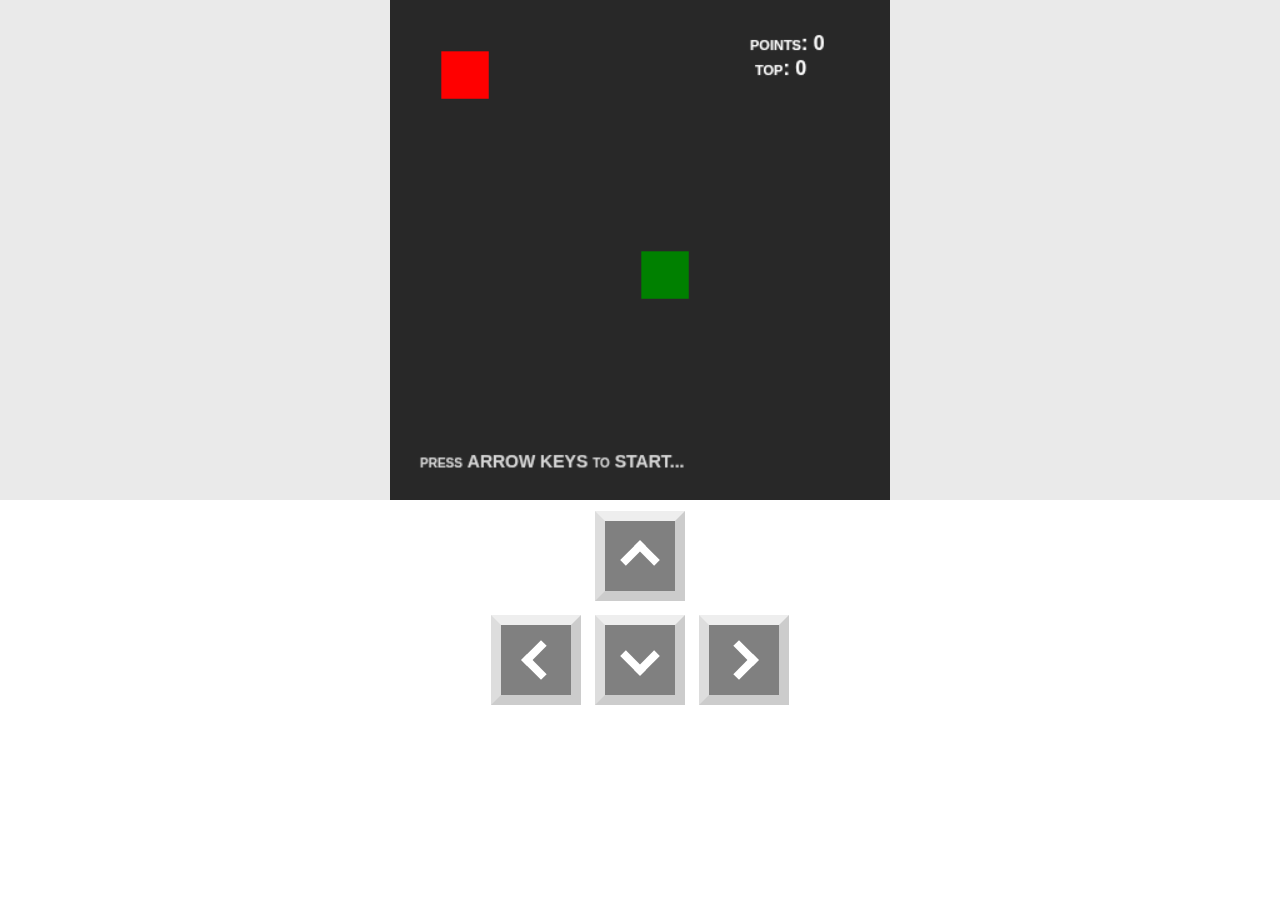
<file: game/index.html>
<!DOCTYPE html>
<html>

<head>
	<meta charset="UTF-8">
	<meta name="viewport" content="width=device-width, initial-scale=1">
	<title>Snake Game</title>
	<link rel="stylesheet" href="style.css">
</head>

<body>
	<div id="game-container">
		<canvas id="gc" class="game-canvas" width="400" height="400"></canvas>
	</div>
	<div class="keys">
		<a class="up arr" onclick="Snake.action('up')">
			<i class="chevron up"></i></a>
		<br />
		<a class="left arr" onclick="Snake.action('left')">
			<i class="chevron left"></i></a>
		<a class="down arr" onclick="Snake.action('down')">
			<i class="chevron down"></i></a>
		<a class="right arr" onclick="Snake.action('right')">
			<i class="chevron right"></i></a>
	</div>
	<script type="text/javascript" src="game.js"></script>
</body>

</html>
</file>
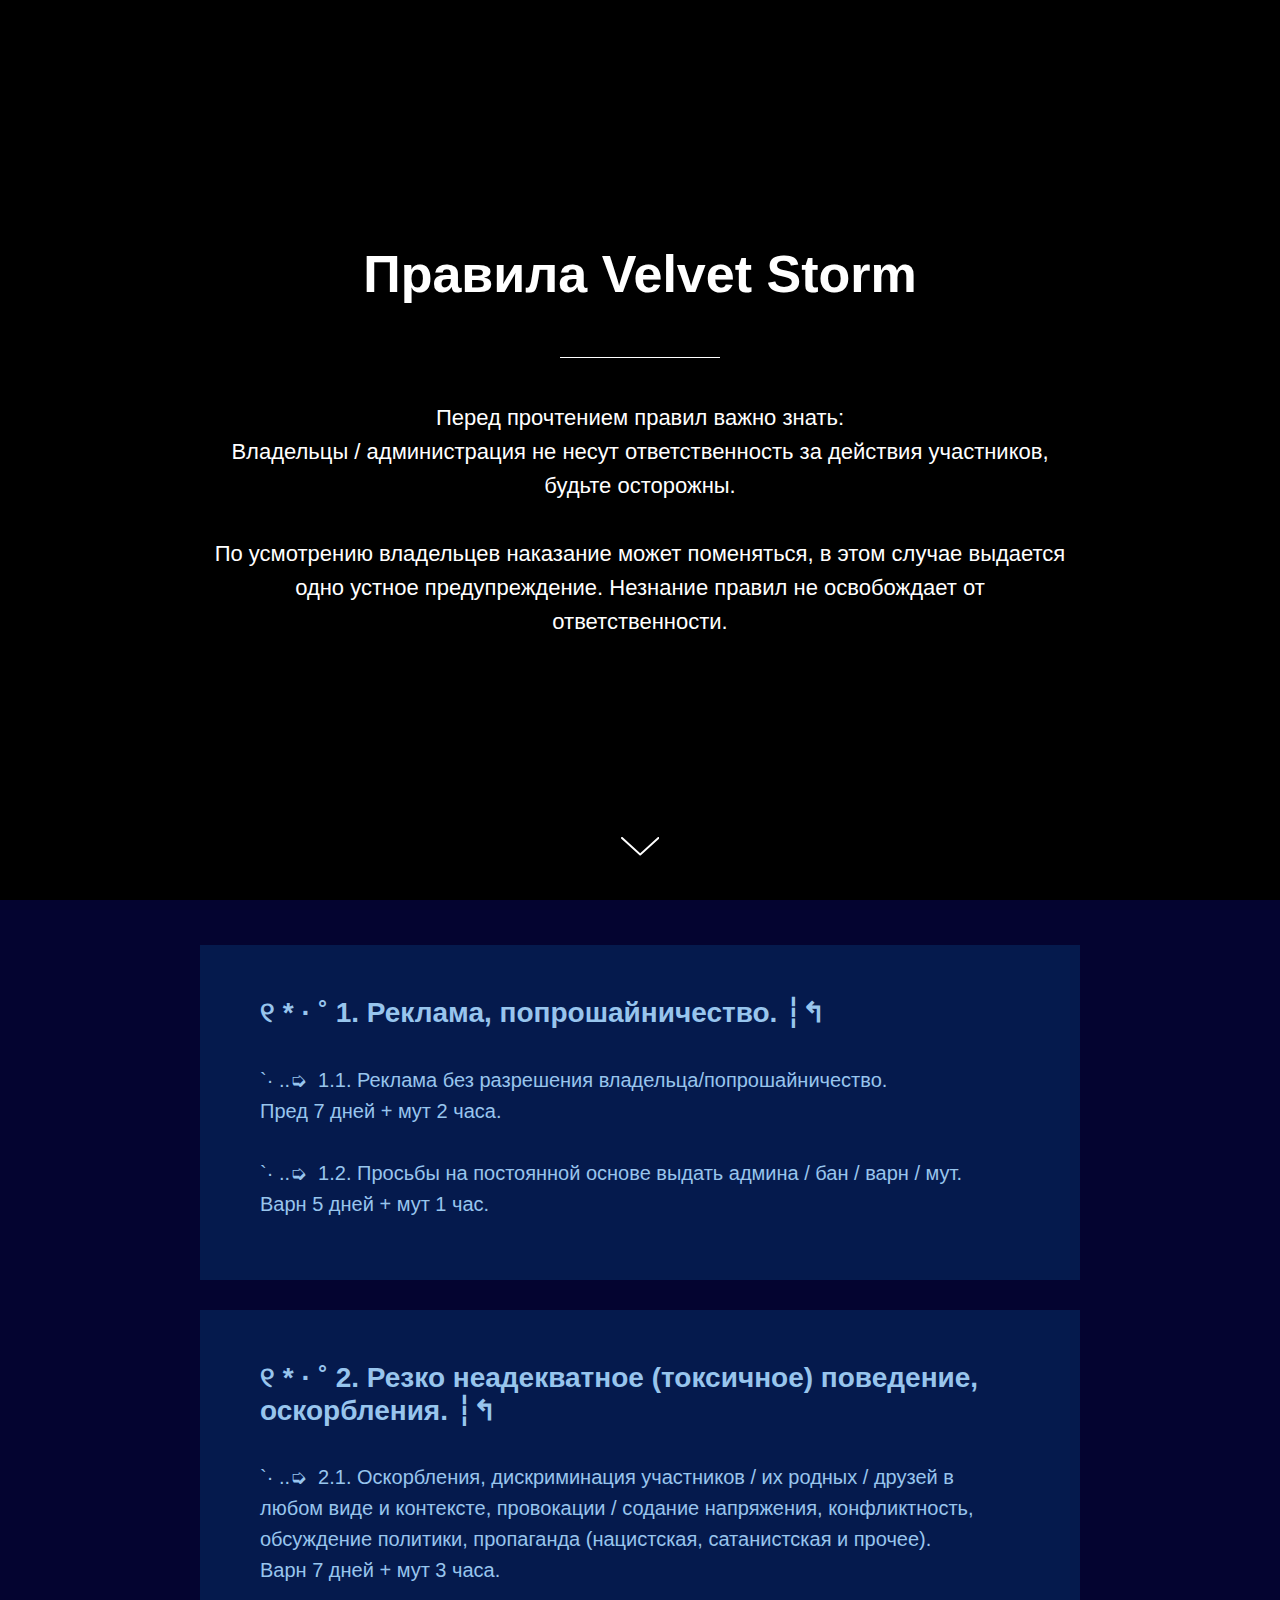
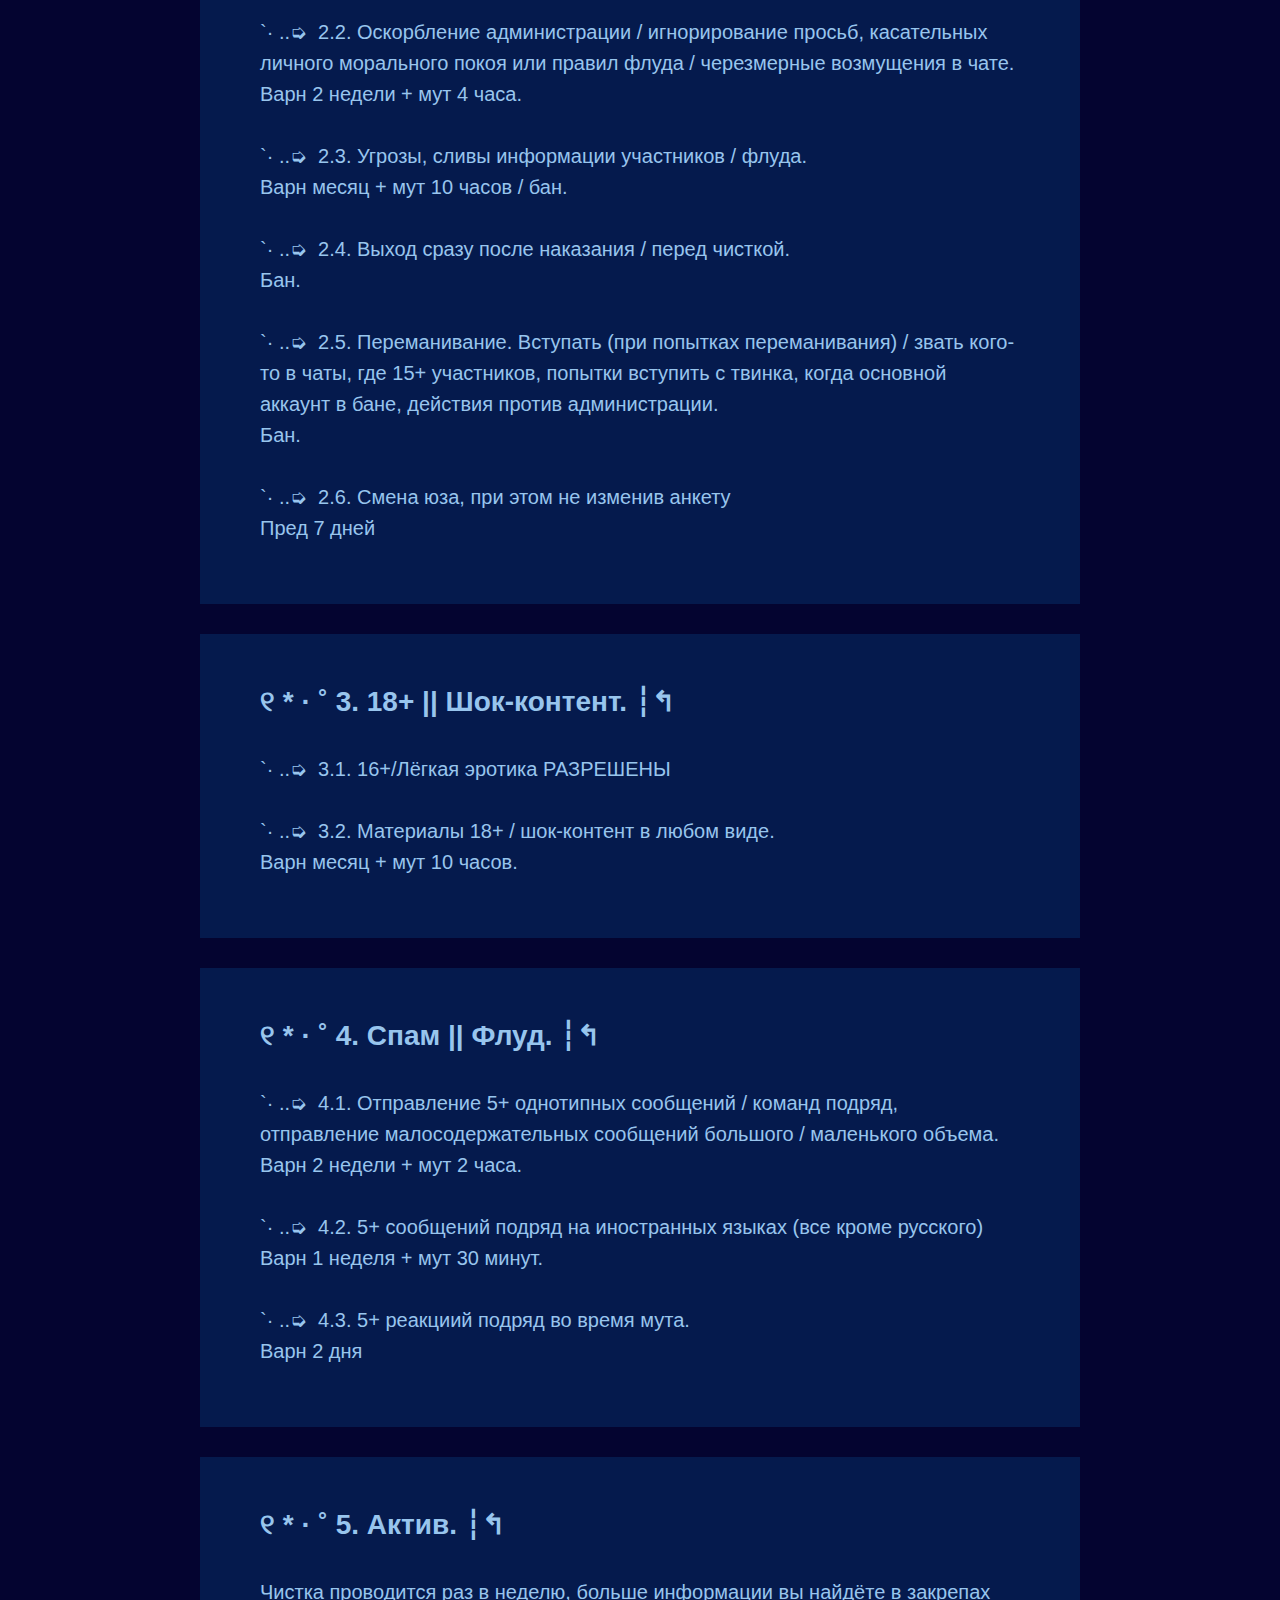
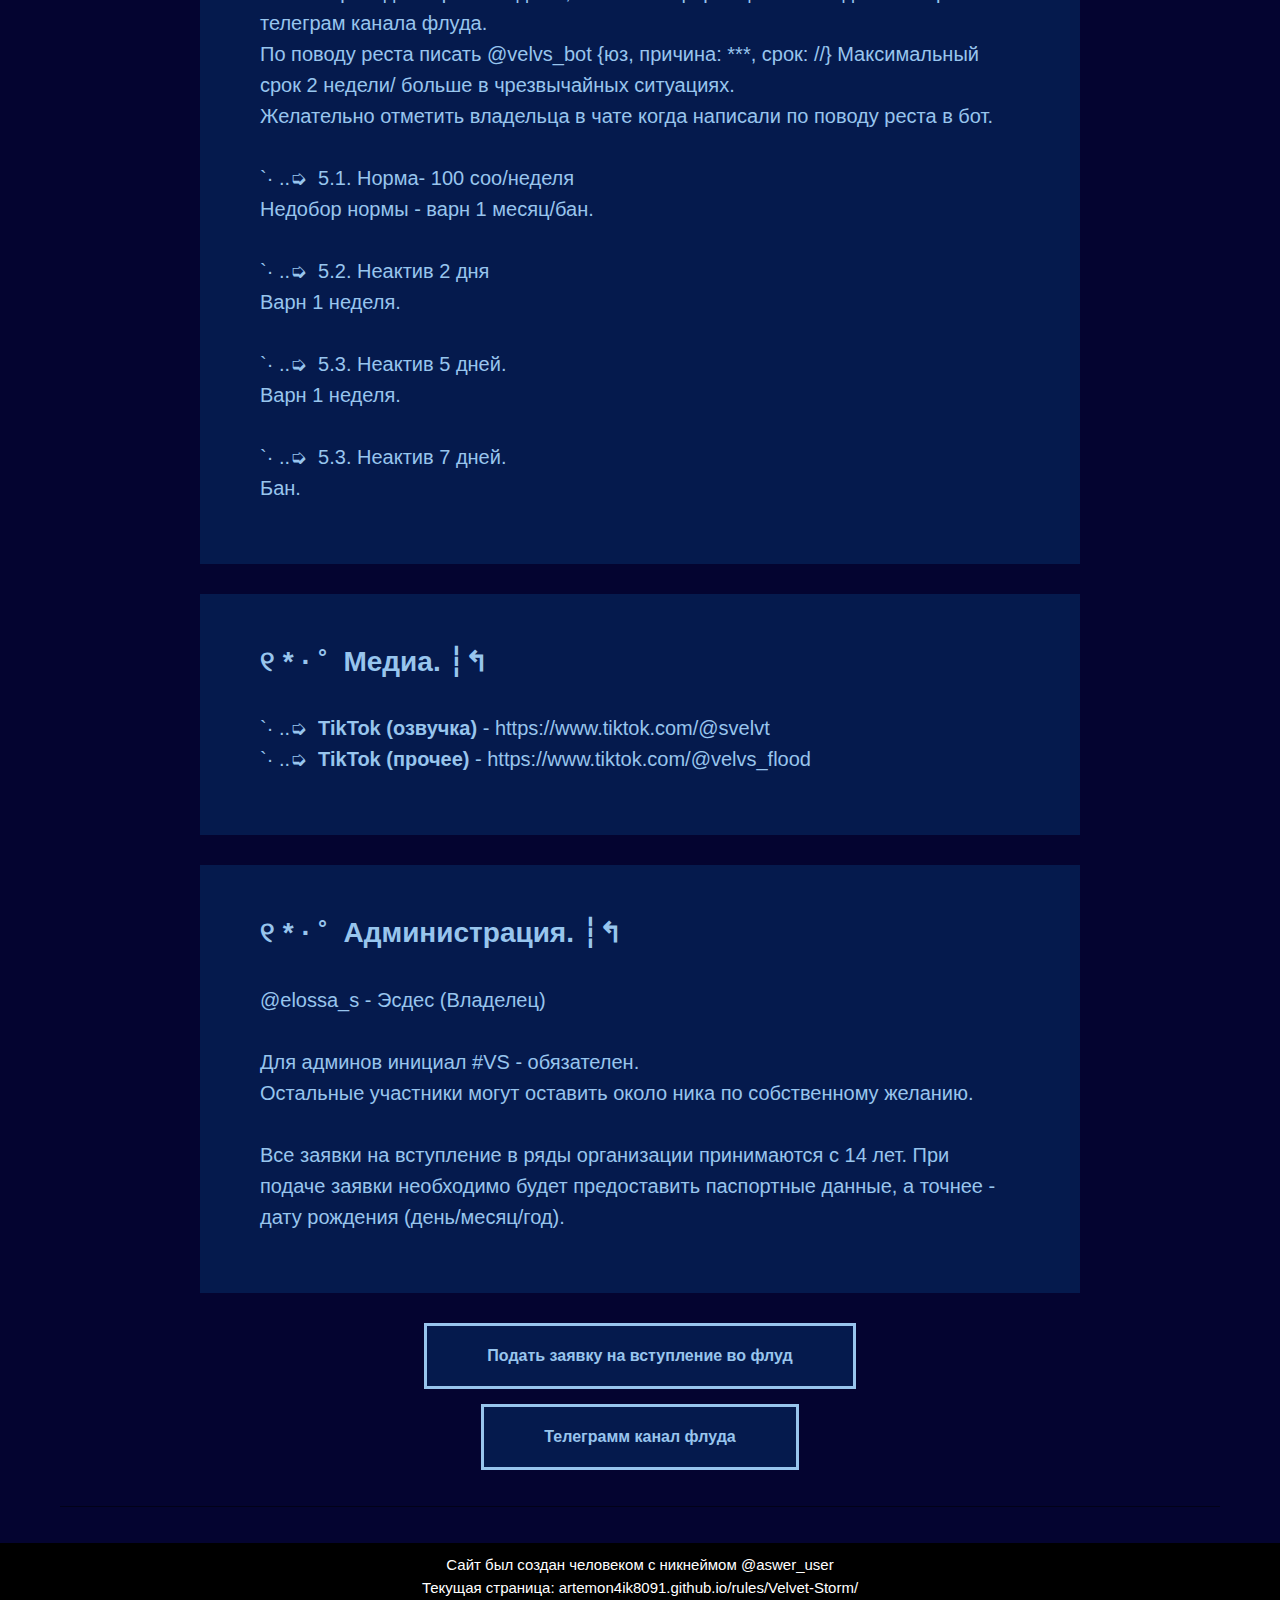
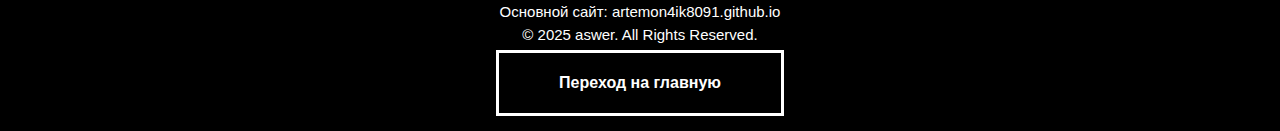
<file: rules/Velvet-Storm/index.html>
<!DOCTYPE html>
<!-- saved from url=(0083)file:///Users/aswer/Projects/artemon4ik8091.github.io/rules/Velvet-Storm/index.html -->
<html><head><meta http-equiv="Content-Type" content="text/html; charset=UTF-8">   <meta name="viewport" content="width=device-width, initial-scale=1.0"> <!--metatextblock--> <title>Velvet Storm</title> <meta property="og:url" content="http://project11754413.tilda.ws"> <meta property="og:title" content="Velvet Storm"> <meta property="og:description" content=""> <meta property="og:type" content="website"> <meta property="og:image" content="https://static.tildacdn.info/tild3362-3966-4037-b831-356436303635/-/resize/504x/IMG_2177.JPG"> <link rel="canonical" href="http://project11754413.tilda.ws/"> <!--/metatextblock--> <meta name="format-detection" content="telephone=no"> <meta http-equiv="x-dns-prefetch-control" content="on"> <link rel="dns-prefetch" href="https://ws.tildacdn.com/"> <link rel="dns-prefetch" href="https://static.tildacdn.info/"> <meta name="robots" content="nofollow"> <link rel="shortcut icon" href="https://static.tildacdn.info/img/tildafavicon.ico" type="image/x-icon"> <!-- Assets --> <script type="text/javascript" async="" id="tildastatscript" src="./Velvet Storm_files/tilda-stat-1.0.min.js"></script><script type="text/javascript" async="" id="tildastatscript" src="./Velvet Storm_files/tilda-stat-1.0(1).min.js"></script><script src="./Velvet Storm_files/tilda-fallback-1.0.min.js" async="" charset="utf-8"></script> <link rel="stylesheet" href="./Velvet Storm_files/tilda-grid-3.0.min.css" type="text/css" media="all" onerror="this.loaderr=&#39;y&#39;;"> <link rel="stylesheet" href="./Velvet Storm_files/tilda-blocks-page60961633.min.css" type="text/css" media="all" onerror="this.loaderr=&#39;y&#39;;"> <link rel="stylesheet" href="./Velvet Storm_files/tilda-cover-1.0.min.css" type="text/css" media="all" onerror="this.loaderr=&#39;y&#39;;"> <link rel="stylesheet" href="./Velvet Storm_files/fonts-tildasans.css" type="text/css" media="all" onerror="this.loaderr=&#39;y&#39;;"> <script nomodule="" src="./Velvet Storm_files/tilda-polyfill-1.0.min.js" charset="utf-8"></script> <script type="text/javascript">function t_onReady(func) {if(document.readyState!='loading') {func();} else {document.addEventListener('DOMContentLoaded',func);}}
function t_onFuncLoad(funcName,okFunc,time) {if(typeof window[funcName]==='function') {okFunc();} else {setTimeout(function() {t_onFuncLoad(funcName,okFunc,time);},(time||100));}}</script> <script src="file:///Users/aswer/Projects/artemon4ik8091.github.io/rules/Velvet-Storm/Velvet%20Storm_files/tilda-scripts-3.0.min.js" charset="utf-8" defer="" onerror="this.loaderr=&#39;y&#39;;"></script> <script src="./Velvet Storm_files/tilda-blocks-page60961633.min.js" charset="utf-8" async="" onerror="this.loaderr=&#39;y&#39;;"></script> <script src="./Velvet Storm_files/tilda-lazyload-1.0.min.js" charset="utf-8" async="" onerror="this.loaderr=&#39;y&#39;;"></script> <script src="./Velvet Storm_files/tilda-cover-1.0.min.js" charset="utf-8" async="" onerror="this.loaderr=&#39;y&#39;;"></script> <script src="./Velvet Storm_files/tilda-events-1.0.min.js" charset="utf-8" async="" onerror="this.loaderr=&#39;y&#39;;"></script> <script type="text/javascript">window.dataLayer=window.dataLayer||[];</script> <script type="text/javascript">(function() {if((/bot|google|yandex|baidu|bing|msn|duckduckbot|teoma|slurp|crawler|spider|robot|crawling|facebook/i.test(navigator.userAgent))===false&&typeof(sessionStorage)!='undefined'&&sessionStorage.getItem('visited')!=='y'&&document.visibilityState){var style=document.createElement('style');style.type='text/css';style.innerHTML='@media screen and (min-width: 980px) {.t-records {opacity: 0;}.t-records_animated {-webkit-transition: opacity ease-in-out .2s;-moz-transition: opacity ease-in-out .2s;-o-transition: opacity ease-in-out .2s;transition: opacity ease-in-out .2s;}.t-records.t-records_visible {opacity: 1;}}';document.getElementsByTagName('head')[0].appendChild(style);function t_setvisRecs(){var alr=document.querySelectorAll('.t-records');Array.prototype.forEach.call(alr,function(el) {el.classList.add("t-records_animated");});setTimeout(function() {Array.prototype.forEach.call(alr,function(el) {el.classList.add("t-records_visible");});sessionStorage.setItem("visited","y");},400);}
document.addEventListener('DOMContentLoaded',t_setvisRecs);}})();</script><style type="text/css">div.t-records {opacity: 1;}</style><script>function t_falladv__handleDomTimeOut(){if("loading"==document.readyState&&"object"==typeof window.performance&&null!==document.head.querySelector('script[src^="https://static.tildacdn."]')){var e=window.performance.getEntriesByType("resource"),t="";if(e.forEach((function(e){e.name.indexOf("https://static.tildacdn.")>-1&&e.startTime>0&&(t="ok")})),"ok"!=t){console.log("Force switching origin");var r=document.querySelectorAll("script,link,img");Array.prototype.forEach.call(r,(function(e){t_falladv__reloadSRC(e)})),window.lazy_err_static="y"}}}function t_falladv__reloadSRC(e){var t=e.tagName,r="",n="";if(!("LINK"!=t&&"SCRIPT"!=t&&"IMG"!=t||("LINK"==t&&(r=e.getAttribute("href")),"SCRIPT"!=t&&"IMG"!=t||(r=e.getAttribute("src")),"string"!=typeof r||"IMG"==t&&-1!==r.indexOf("/-/empty/")))){var o=/\/static\.tildacdn\.(info|.{1,3})\//;if(o.test(r))n=r.replace(o,"/static3.tildacdn.com/");else if(0===r.indexOf("https://ws.tildacdn.com/")){var c=r.split("/");n="/"+c[c.length-1]}if(n.indexOf("/css/fonts-tildasans")>0&&(n=n.replace(".css",".s3.css")),""!=n){if("SCRIPT"==t){if(null!==document.head.querySelector('script[src^="'+n+'"]'))return}else if("LINK"==t&&null!==document.head.querySelector('link[href^="'+n+'"]'))return;if("LINK"==t){var i=window.document.createElement("link");i.rel="stylesheet",i.type="text/css",i.href=n,i.media="all",i.onload=function(){e.remove()},document.head.appendChild(i)}else if("SCRIPT"==t){var a=window.document.createElement("script");a.async=!0,a.src=n,a.onload=function(){e.remove()},document.head.appendChild(a)}else"IMG"==t&&(e.src=n);"object"!=typeof window.t_cdnerrors&&(window.t_cdnerrors=[]),window.t_cdnerrors.push({url:r}),console.log("(fallback) Try to reload: "+n)}}}
</script><style type="text/css">div.t-records {opacity: 1;}</style></head> <body class="t-body" style="margin:0;"> <!--allrecords--> <div id="allrecords" class="t-records" data-hook="blocks-collection-content-node" data-tilda-project-id="11754413" data-tilda-page-id="60961633" data-tilda-formskey="637b8b6199e14e67641cde7511754413" data-tilda-cookie="no" data-tilda-lazy="yes" data-tilda-root-zone="com"> <div id="rec867874470" class="r t-rec" style=" " data-animationappear="off" data-record-type="46"> <!-- cover --> <div class="t-cover" id="recorddiv867874470" bgimgfield="img" style="background-image: url(&quot;https://static.tildacdn.info/tild3362-3966-4037-b831-356436303635/-/resize/20x/IMG_2177.JPG&quot;); height: 962px;"> <div class="t-cover__carrier loaded" id="coverCarry867874470" data-content-cover-id="867874470" data-content-cover-bg="https://static.tildacdn.info/tild3362-3966-4037-b831-356436303635/IMG_2177.JPG" data-display-changed="true" data-content-cover-height="100vh" data-content-cover-parallax="dynamic" data-content-use-image-for-mobile-cover="" style="height: 962px; background-attachment: scroll; background-position: center bottom; background-image: url(&quot;https://optim.tildacdn.pub/tild3362-3966-4037-b831-356436303635/-/format/webp/IMG_2177.JPG.webp&quot;); top: 199px;" itemscope="" itemtype="http://schema.org/ImageObject" data-content-cover-updated-height="962px"><meta itemprop="image" content="https://static.tildacdn.info/tild3362-3966-4037-b831-356436303635/IMG_2177.JPG"></div> <div class="t-cover__filter" style="height: 962px; background-image: -webkit-linear-gradient(top, rgba(0, 0, 0, 0.7), rgba(0, 0, 0, 0.7));"></div> <div class="t-container"> <div class="t-cover__wrapper t-valign_middle" style="height: 962px;"> <div class="t032"> <div class="t032__wrapper" data-hook-content="covercontent"> <div class="t032__title t-title t-title_md" field="title">Правила Velvet Storm</div> <div class="t-row"> <div class="t-col t-col_2 t-prefix_5"> <div class="t-divider t032__line" style=""></div> </div> </div> <div class="t-row"> <div class="t-col t-col_10 t-prefix_1"> <div class="t032__descr t-descr t-descr_lg" field="descr">Перед прочтением правил важно знать:<br>ㅤВладельцы / администрация не несут ответственность за действия участников, будьте осторожны.<br><br>По усмотрению владельцев наказание может поменяться, в этом случае выдается одно устное предупреждение. Незнание правил не освобождает от ответственности.</div> </div> </div> <span class="space"></span> </div> </div> </div> </div> <!-- arrow --> <div class="t-cover__arrow"><div class="t-cover__arrow-wrapper t-cover__arrow-wrapper_animated"><div class="t-cover__arrow_mobile"><svg role="presentation" class="t-cover__arrow-svg" x="0px" y="0px" width="38.417px" height="18.592px" viewBox="0 0 38.417 18.592" style="enable-background:new 0 0 38.417 18.592;"><g><path d="M19.208,18.592c-0.241,0-0.483-0.087-0.673-0.261L0.327,1.74c-0.408-0.372-0.438-1.004-0.066-1.413c0.372-0.409,1.004-0.439,1.413-0.066L19.208,16.24L36.743,0.261c0.411-0.372,1.042-0.342,1.413,0.066c0.372,0.408,0.343,1.041-0.065,1.413L19.881,18.332C19.691,18.505,19.449,18.592,19.208,18.592z"></path></g></svg></div></div></div> <!-- arrow --> </div> </div> <div id="rec847890174" class="r t-rec t-rec_pt_45 t-rec_pb_15 r_showed r_anim" style="padding-top:45px;padding-bottom:15px; " data-record-type="248"> <!-- T220 --> <div class="t220"> <div class="t-container "> <div class="t-col t-col_8 t-prefix_2"> <div class="t220__textwrapper" style="background-color:#051a4d;"> <div style=""> <div class="t220__title t-heading t-heading_sm" field="title">୧ * · ˚&nbsp;1. Реклама, попрошайничество. ┆↰</div> <div field="text" class="t220__text t-text t-text_md ">`· ..➭&nbsp; 1.1. Реклама без разрешения владельца/попрошайничество.<br>Пред 7 дней + мут 2 часа. <br><br>`· ..➭&nbsp; 1.2. Просьбы на постоянной основе выдать админа / бан / варн / мут.<br>Варн 5 дней + мут 1 час.</div> </div> </div> </div> </div> </div> </div> <div id="rec847890569" class="r t-rec t-rec_pt_15 t-rec_pb_15 r_showed r_anim" style="padding-top:15px;padding-bottom:15px; " data-record-type="248"> <!-- T220 --> <div class="t220"> <div class="t-container "> <div class="t-col t-col_8 t-prefix_2"> <div class="t220__textwrapper" style="background-color:#051a4d;"> <div style=""> <div class="t220__title t-heading t-heading_sm" field="title">୧ * · ˚&nbsp;2. Резко неадекватное (токсичное) поведение, оскорбления. ┆↰</div> <div field="text" class="t220__text t-text t-text_md ">`· ..➭&nbsp; 2.1. Оскорбления, дискриминация участников / их родных / друзей в любом виде и контексте, провокации / содание напряжения, конфликтность, обсуждение политики, пропаганда (нацистская, сатанистская и прочее).<br>Варн 7 дней + мут 3 часа.<br><br>`· ..➭&nbsp; 2.2. Оскорбление администрации / игнорирование просьб, касательных личного морального покоя или правил флуда / черезмерные возмущения в чате. <br>Варн 2 недели + мут 4 часа.<br><br>`· ..➭&nbsp; 2.3. Угрозы, сливы информации участников / флуда.<br>Варн месяц + мут 10 часов / бан.<br><br>`· ..➭&nbsp; 2.4. Выход сразу после наказания / перед чисткой.<br>Бан.<br><br>`· ..➭&nbsp; 2.5. Переманивание. Вступать (при попытках переманивания) / звать кого-то в чаты, где 15+ участников, попытки вступить с твинка, когда основной аккаунт в бане, действия против администрации. <br>Бан.<br><br>`· ..➭&nbsp; 2.6. Смена юза, при этом не изменив анкету<br>Пред 7 дней</div> </div> </div> </div> </div> </div> </div> <div id="rec847890740" class="r t-rec t-rec_pt_15 t-rec_pb_15 r_showed r_anim" style="padding-top:15px;padding-bottom:15px; " data-record-type="248"> <!-- T220 --> <div class="t220"> <div class="t-container "> <div class="t-col t-col_8 t-prefix_2"> <div class="t220__textwrapper" style="background-color:#051a4d;"> <div style=""> <div class="t220__title t-heading t-heading_sm" field="title">୧ * · ˚&nbsp;3. 18+ || Шок-контент. ┆↰</div> <div field="text" class="t220__text t-text t-text_md ">`· ..➭&nbsp; 3.1. 16+/Лёгкая эротика РАЗРЕШЕНЫ<br><br>`· ..➭&nbsp; 3.2. Материалы 18+ / шок-контент в любом виде.<br>Варн месяц + мут 10 часов.</div> </div> </div> </div> </div> </div> </div> <div id="rec847892226" class="r t-rec t-rec_pt_15 t-rec_pb_15 r_showed r_anim" style="padding-top:15px;padding-bottom:15px; " data-record-type="248"> <!-- T220 --> <div class="t220"> <div class="t-container "> <div class="t-col t-col_8 t-prefix_2"> <div class="t220__textwrapper" style="background-color:#051a4d;"> <div style=""> <div class="t220__title t-heading t-heading_sm" field="title">୧ * · ˚ 4. Спам || Флуд. ┆↰</div> <div field="text" class="t220__text t-text t-text_md ">`· ..➭&nbsp; 4.1. Отправление 5+ однотипных сообщений / команд подряд, отправление малосодержательных сообщений большого / маленького объема.<br>Варн 2 недели + мут 2 часа.<br><br>`· ..➭&nbsp; 4.2. 5+ сообщений подряд на иностранных языках (все кроме русского)<br>Варн 1 неделя + мут 30 минут. <br><br>`· ..➭&nbsp; 4.3. 5+ реакциий подряд во время мута.<br>Варн 2 дня</div> </div> </div> </div> </div> </div> </div> <div id="rec847890882" class="r t-rec t-rec_pt_15 t-rec_pb_15 r_showed r_anim" style="padding-top:15px;padding-bottom:15px; " data-record-type="248"> <!-- T220 --> <div class="t220"> <div class="t-container "> <div class="t-col t-col_8 t-prefix_2"> <div class="t220__textwrapper" style="background-color:#051a4d;"> <div style=""> <div class="t220__title t-heading t-heading_sm" field="title">୧ * · ˚ 5. Актив. ┆↰</div> <div field="text" class="t220__text t-text t-text_md ">ㅤЧистка проводится раз в неделю, больше информации вы найдёте в закрепах телеграм канала флуда.<br>ㅤПо поводу реста писать @velvs_bot {юз, причина: ***, срок: //} ㅤМаксимальный срок 2 недели/ больше в чрезвычайных ситуациях.<br>Желательно отметить владельца в чате когда написали по поводу реста в бот.<br><br>`· ..➭&nbsp; 5.1. Норма- 100 соо/неделя<br>Недобор нормы - варн 1 месяц/бан.<br><br>`· ..➭&nbsp; 5.2. Неактив 2 дня<br>Варн 1 неделя. <br><br>`· ..➭&nbsp; 5.3. Неактив 5 дней. <br>Варн 1 неделя. <br><br>`· ..➭&nbsp; 5.3. Неактив 7 дней. <br>Бан.</div> </div> </div> </div> </div> </div> </div> <div id="rec868022721" class="r t-rec t-rec_pt_15 t-rec_pb_15 r_showed r_anim" style="padding-top:15px;padding-bottom:15px; " data-record-type="248"> <!-- T220 --> <div class="t220"> <div class="t-container "> <div class="t-col t-col_8 t-prefix_2"> <div class="t220__textwrapper" style="background-color:#051a4d;"> <div style=""> <div class="t220__title t-heading t-heading_sm" field="title">୧ * · ˚&nbsp; Медиа. ┆↰</div> <div field="text" class="t220__text t-text t-text_md ">`· ..➭&nbsp; <strong>TikTok (озвучка)</strong> - https://www.tiktok.com/@svelvt<br>`· ..➭&nbsp; <strong>TikTok (прочее)</strong> - https://www.tiktok.com/@velvs_flood</div> </div> </div> </div> </div> </div> </div> <div id="rec867946265" class="r t-rec t-rec_pt_15 t-rec_pb_15 r_showed r_anim" style="padding-top:15px;padding-bottom:15px; " data-record-type="248"> <!-- T220 --> <div class="t220"> <div class="t-container "> <div class="t-col t-col_8 t-prefix_2"> <div class="t220__textwrapper" style="background-color:#051a4d;"> <div style=""> <div class="t220__title t-heading t-heading_sm" field="title">୧ * · ˚&nbsp; Администрация. ┆↰</div> <div field="text" class="t220__text t-text t-text_md ">@elossa_s - Эсдес (Владелец)<br><br>Для админов инициал #VS - обязателен.<br>Остальные участники могут оставить около ника по собственному желанию.<br><br>Все заявки на вступление в ряды организации принимаются с 14 лет. При подаче заявки необходимо будет предоставить паспортные данные, а точнее - дату рождения (день/месяц/год).</div> </div> </div> </div> </div> </div> </div> <div id="rec867927450" class="r t-rec t-rec_pt_15 t-rec_pb_0 r_showed r_anim" style="padding-top:15px;padding-bottom:0px; " data-record-type="191"> <!-- T142 --> <div class="t142"> <div class="t-container_100"> <div class="t142__wrapone"> <div class="t142__wraptwo"> <a class="t-btn t142__submit t-btn_md" href="https://t.me/velvs_bot" target="" style="color:#98c5ed;border:3px solid #98c5ed;background-color:#051a4d;" data-buttonfieldset="button"> <span class="t142__text">Подать заявку на вступление во флуд</span> </a> </div> </div> </div> </div> <script>t_onReady(function() {t_onFuncLoad('t142_checkSize',function() {t142_checkSize('867927450');});});window.addEventListener('load',function() {t_onFuncLoad('t142_checkSize',function() {t142_checkSize('867927450');});});</script> </div> <div id="rec986462971" class="r t-rec t-rec_pt_15 t-rec_pb_0 r_showed r_anim" style="padding-top:15px;padding-bottom:0px; " data-record-type="191"> <!-- T142 --> <div class="t142"> <div class="t-container_100"> <div class="t142__wrapone"> <div class="t142__wraptwo"> <a class="t-btn t142__submit t-btn_md" href="https://t.me/TGK_VS" target="" style="color:#98c5ed;border:3px solid #98c5ed;background-color:#051a4d;" data-buttonfieldset="button"> <span class="t142__text">Телеграмм канал флуда</span> </a> </div> </div> </div> </div> <script>t_onReady(function() {t_onFuncLoad('t142_checkSize',function() {t142_checkSize('986462971');});});window.addEventListener('load',function() {t_onFuncLoad('t142_checkSize',function() {t142_checkSize('986462971');});});</script> </div> <div id="rec867927340" class="r t-rec t-rec_pb_0 r_showed r_anim" style="padding-bottom:0px; " data-record-type="126"> <!-- T118 --> <div class="t118"> <div class="t-container"> <div class="t-col t-col_12 "> <hr class="t-divider t118__line" style="background-color:#000000;opacity:0.5;"> </div> </div> </div> </div> <div id="rec867872553" class="r t-rec t-rec_pt_0 t-rec_pb_0" style="padding-top:0px;padding-bottom:0px;background-color:#000000; " data-record-type="56" data-bg-color="#000000" data-animationappear="off"> <!-- T046 --> <div class="t046"> <div class="t-container"> <div class="t-col t-col_6 t-prefix_3"> <div class="t046__text t-text t-text_xs" field="text">Сайт был создан человеком с никнеймом @aswer_user<br>Текущая страница: artemon4ik8091.github.io/rules/Velvet-Storm/<br>Основной сайт: artemon4ik8091.github.io<br>© 2025 aswer. All Rights Reserved.</div> </div> </div> </div> <style> #rec867872553 .t046__text{color:#ffffff;}</style> </div> <div id="rec894540955" class="r t-rec t-rec_pt_0 t-rec_pb_15" style="padding-top:0px;padding-bottom:15px;background-color:#000000; " data-record-type="191" data-bg-color="#000000" data-animationappear="off"> <!-- T142 --> <div class="t142"> <div class="t-container_100"> <div class="t142__wrapone"> <div class="t142__wraptwo"> <a class="t-btn t142__submit t-btn_md js-click-stat" href="https://artemon4ik8091.github.io/" target="" data-tilda-event-name="/tilda/click/rec894540955/button1" style="color:#ffffff;border:3px solid #ffffff;background-color:#000000;" data-buttonfieldset="button"> <span class="t142__text">Переход на главную</span> </a> </div> </div> </div> </div> <script>t_onReady(function() {t_onFuncLoad('t142_checkSize',function() {t142_checkSize('894540955');});});window.addEventListener('load',function() {t_onFuncLoad('t142_checkSize',function() {t142_checkSize('894540955');});});</script> </div> </div> <!--/allrecords--> <!-- Tilda copyright. Don't remove this line -->  <!-- Stat --> <script type="text/javascript">if(!window.mainTracker) {window.mainTracker='tilda';}
window.tildastatcookie='no';setTimeout(function(){(function(d,w,k,o,g) {var n=d.getElementsByTagName(o)[0],s=d.createElement(o),f=function(){n.parentNode.insertBefore(s,n);};s.type="text/javascript";s.async=true;s.key=k;s.id="tildastatscript";s.src=g;if(w.opera=="[object Opera]") {d.addEventListener("DOMContentLoaded",f,false);} else {f();}})(document,window,'6904a0c0c87684940e9ba32e249c29a7','script','https://static.tildacdn.info/js/tilda-stat-1.0.min.js');},2000);</script>  <script async="" type="text/javascript" src="./Velvet Storm_files/tilda-performance-1.0.min.js"></script></body></html>
</file>
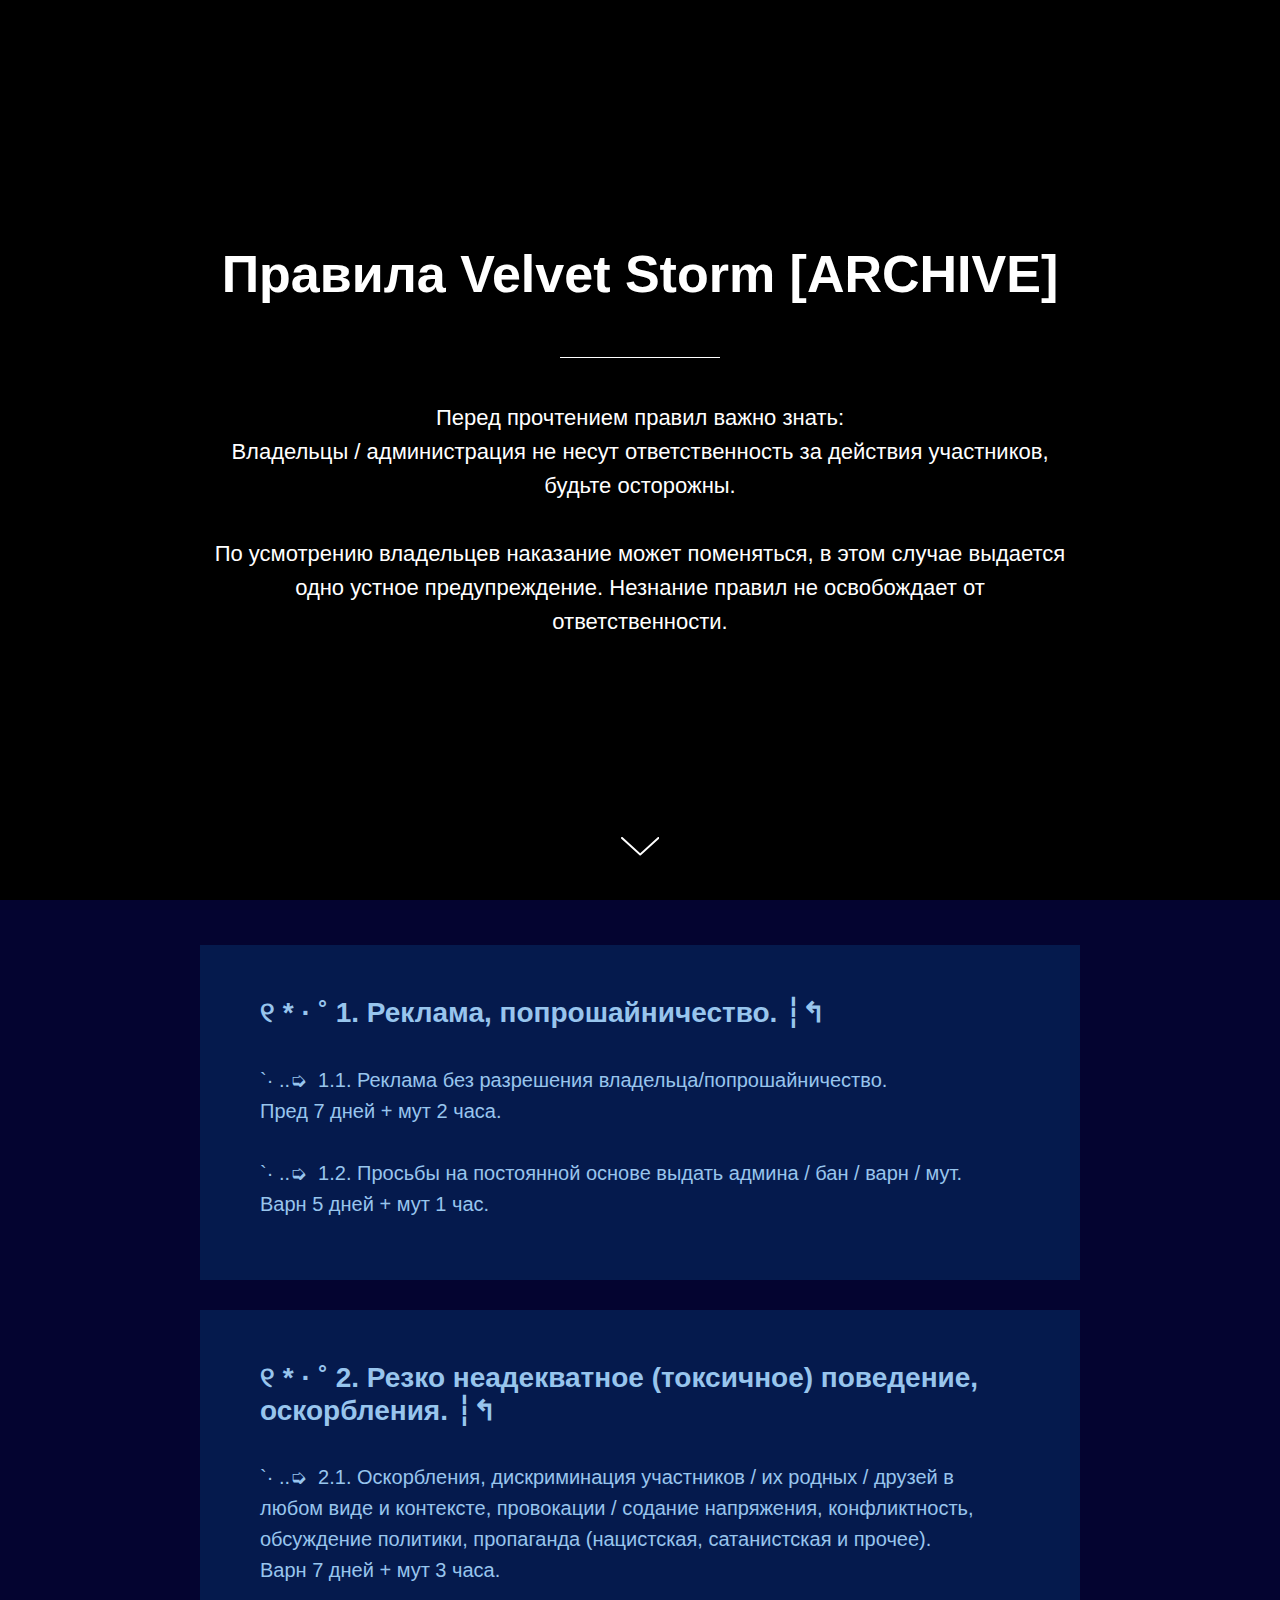
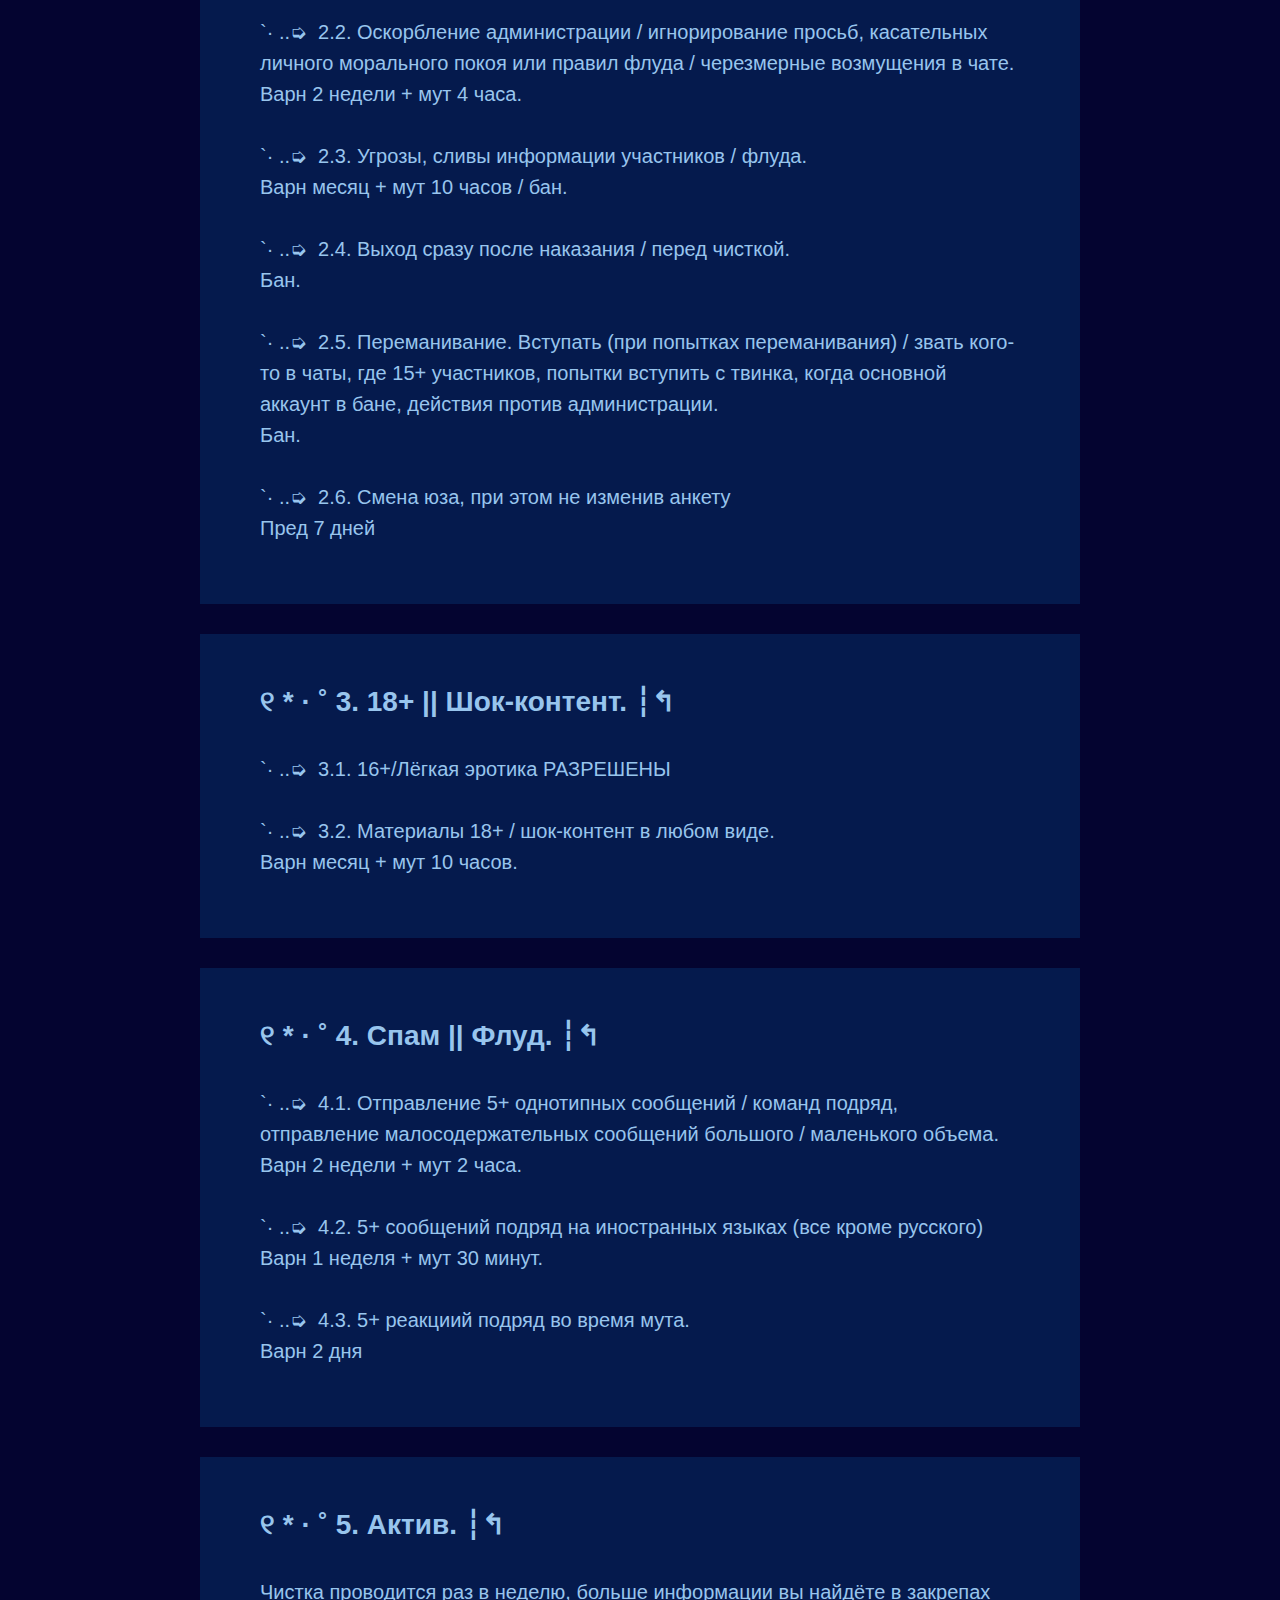
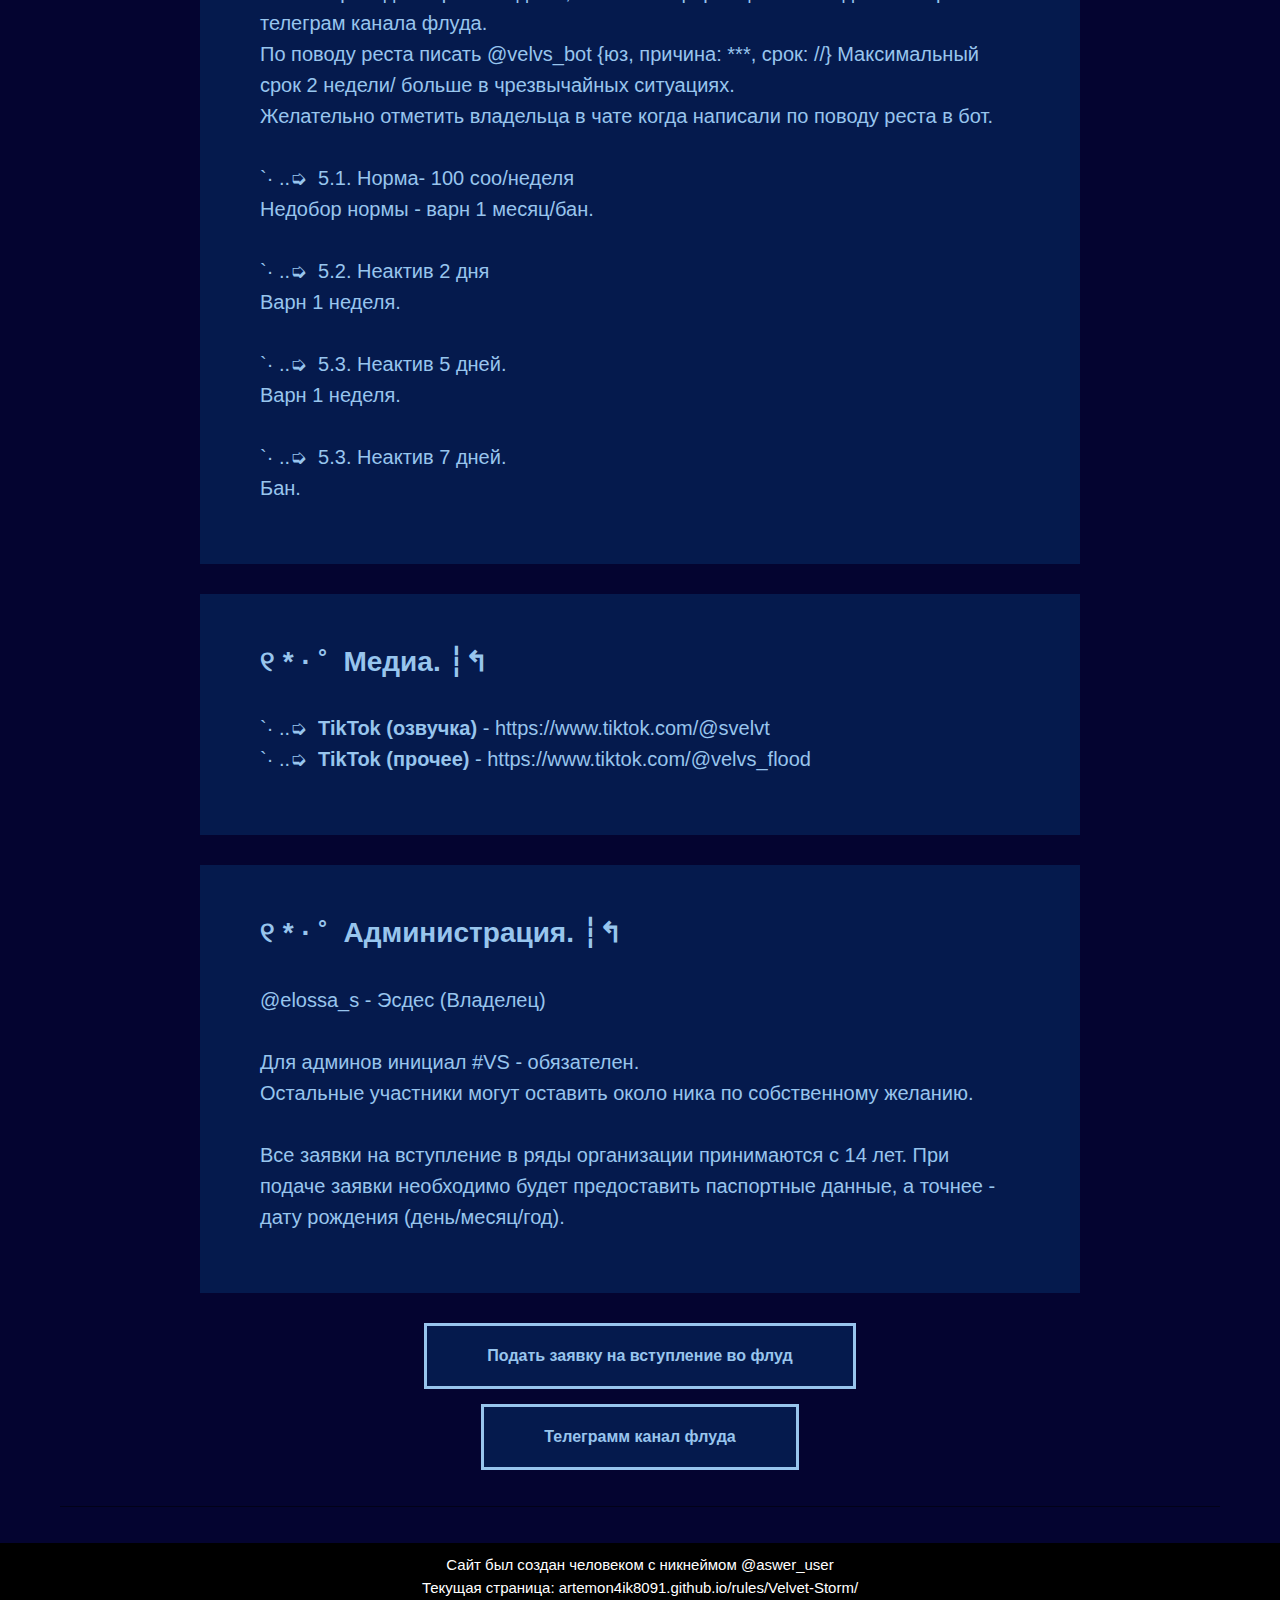
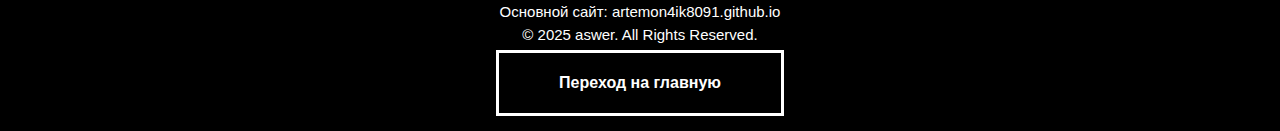
<file: rules/archive/Velvet-Storm/index.html>
<!DOCTYPE html>
<!-- saved from url=(0083)file:///Users/aswer/Projects/artemon4ik8091.github.io/rules/Velvet-Storm/index.html -->
<html><head><meta http-equiv="Content-Type" content="text/html; charset=UTF-8">   <meta name="viewport" content="width=device-width, initial-scale=1.0"> <!--metatextblock--> <title>Velvet Storm</title> <meta property="og:url" content="http://project11754413.tilda.ws"> <meta property="og:title" content="Velvet Storm"> <meta property="og:description" content=""> <meta property="og:type" content="website"> <meta property="og:image" content="https://static.tildacdn.info/tild3362-3966-4037-b831-356436303635/-/resize/504x/IMG_2177.JPG"> <link rel="canonical" href="http://project11754413.tilda.ws/"> <!--/metatextblock--> <meta name="format-detection" content="telephone=no"> <meta http-equiv="x-dns-prefetch-control" content="on"> <link rel="dns-prefetch" href="https://ws.tildacdn.com/"> <link rel="dns-prefetch" href="https://static.tildacdn.info/"> <meta name="robots" content="nofollow"> <link rel="shortcut icon" href="https://static.tildacdn.info/img/tildafavicon.ico" type="image/x-icon"> <!-- Assets --> <script type="text/javascript" async="" id="tildastatscript" src="./Velvet Storm_files/tilda-stat-1.0.min.js"></script><script type="text/javascript" async="" id="tildastatscript" src="./Velvet Storm_files/tilda-stat-1.0(1).min.js"></script><script src="./Velvet Storm_files/tilda-fallback-1.0.min.js" async="" charset="utf-8"></script> <link rel="stylesheet" href="./Velvet Storm_files/tilda-grid-3.0.min.css" type="text/css" media="all" onerror="this.loaderr=&#39;y&#39;;"> <link rel="stylesheet" href="./Velvet Storm_files/tilda-blocks-page60961633.min.css" type="text/css" media="all" onerror="this.loaderr=&#39;y&#39;;"> <link rel="stylesheet" href="./Velvet Storm_files/tilda-cover-1.0.min.css" type="text/css" media="all" onerror="this.loaderr=&#39;y&#39;;"> <link rel="stylesheet" href="./Velvet Storm_files/fonts-tildasans.css" type="text/css" media="all" onerror="this.loaderr=&#39;y&#39;;"> <script nomodule="" src="./Velvet Storm_files/tilda-polyfill-1.0.min.js" charset="utf-8"></script> <script type="text/javascript">function t_onReady(func) {if(document.readyState!='loading') {func();} else {document.addEventListener('DOMContentLoaded',func);}}
function t_onFuncLoad(funcName,okFunc,time) {if(typeof window[funcName]==='function') {okFunc();} else {setTimeout(function() {t_onFuncLoad(funcName,okFunc,time);},(time||100));}}</script> <script src="file:///Users/aswer/Projects/artemon4ik8091.github.io/rules/Velvet-Storm/Velvet%20Storm_files/tilda-scripts-3.0.min.js" charset="utf-8" defer="" onerror="this.loaderr=&#39;y&#39;;"></script> <script src="./Velvet Storm_files/tilda-blocks-page60961633.min.js" charset="utf-8" async="" onerror="this.loaderr=&#39;y&#39;;"></script> <script src="./Velvet Storm_files/tilda-lazyload-1.0.min.js" charset="utf-8" async="" onerror="this.loaderr=&#39;y&#39;;"></script> <script src="./Velvet Storm_files/tilda-cover-1.0.min.js" charset="utf-8" async="" onerror="this.loaderr=&#39;y&#39;;"></script> <script src="./Velvet Storm_files/tilda-events-1.0.min.js" charset="utf-8" async="" onerror="this.loaderr=&#39;y&#39;;"></script> <script type="text/javascript">window.dataLayer=window.dataLayer||[];</script> <script type="text/javascript">(function() {if((/bot|google|yandex|baidu|bing|msn|duckduckbot|teoma|slurp|crawler|spider|robot|crawling|facebook/i.test(navigator.userAgent))===false&&typeof(sessionStorage)!='undefined'&&sessionStorage.getItem('visited')!=='y'&&document.visibilityState){var style=document.createElement('style');style.type='text/css';style.innerHTML='@media screen and (min-width: 980px) {.t-records {opacity: 0;}.t-records_animated {-webkit-transition: opacity ease-in-out .2s;-moz-transition: opacity ease-in-out .2s;-o-transition: opacity ease-in-out .2s;transition: opacity ease-in-out .2s;}.t-records.t-records_visible {opacity: 1;}}';document.getElementsByTagName('head')[0].appendChild(style);function t_setvisRecs(){var alr=document.querySelectorAll('.t-records');Array.prototype.forEach.call(alr,function(el) {el.classList.add("t-records_animated");});setTimeout(function() {Array.prototype.forEach.call(alr,function(el) {el.classList.add("t-records_visible");});sessionStorage.setItem("visited","y");},400);}
document.addEventListener('DOMContentLoaded',t_setvisRecs);}})();</script><style type="text/css">div.t-records {opacity: 1;}</style><script>function t_falladv__handleDomTimeOut(){if("loading"==document.readyState&&"object"==typeof window.performance&&null!==document.head.querySelector('script[src^="https://static.tildacdn."]')){var e=window.performance.getEntriesByType("resource"),t="";if(e.forEach((function(e){e.name.indexOf("https://static.tildacdn.")>-1&&e.startTime>0&&(t="ok")})),"ok"!=t){console.log("Force switching origin");var r=document.querySelectorAll("script,link,img");Array.prototype.forEach.call(r,(function(e){t_falladv__reloadSRC(e)})),window.lazy_err_static="y"}}}function t_falladv__reloadSRC(e){var t=e.tagName,r="",n="";if(!("LINK"!=t&&"SCRIPT"!=t&&"IMG"!=t||("LINK"==t&&(r=e.getAttribute("href")),"SCRIPT"!=t&&"IMG"!=t||(r=e.getAttribute("src")),"string"!=typeof r||"IMG"==t&&-1!==r.indexOf("/-/empty/")))){var o=/\/static\.tildacdn\.(info|.{1,3})\//;if(o.test(r))n=r.replace(o,"/static3.tildacdn.com/");else if(0===r.indexOf("https://ws.tildacdn.com/")){var c=r.split("/");n="/"+c[c.length-1]}if(n.indexOf("/css/fonts-tildasans")>0&&(n=n.replace(".css",".s3.css")),""!=n){if("SCRIPT"==t){if(null!==document.head.querySelector('script[src^="'+n+'"]'))return}else if("LINK"==t&&null!==document.head.querySelector('link[href^="'+n+'"]'))return;if("LINK"==t){var i=window.document.createElement("link");i.rel="stylesheet",i.type="text/css",i.href=n,i.media="all",i.onload=function(){e.remove()},document.head.appendChild(i)}else if("SCRIPT"==t){var a=window.document.createElement("script");a.async=!0,a.src=n,a.onload=function(){e.remove()},document.head.appendChild(a)}else"IMG"==t&&(e.src=n);"object"!=typeof window.t_cdnerrors&&(window.t_cdnerrors=[]),window.t_cdnerrors.push({url:r}),console.log("(fallback) Try to reload: "+n)}}}
</script><style type="text/css">div.t-records {opacity: 1;}</style></head> <body class="t-body" style="margin:0;"> <!--allrecords--> <div id="allrecords" class="t-records" data-hook="blocks-collection-content-node" data-tilda-project-id="11754413" data-tilda-page-id="60961633" data-tilda-formskey="637b8b6199e14e67641cde7511754413" data-tilda-cookie="no" data-tilda-lazy="yes" data-tilda-root-zone="com"> <div id="rec867874470" class="r t-rec" style=" " data-animationappear="off" data-record-type="46"> <!-- cover --> <div class="t-cover" id="recorddiv867874470" bgimgfield="img" style="background-image: url(&quot;https://static.tildacdn.info/tild3362-3966-4037-b831-356436303635/-/resize/20x/IMG_2177.JPG&quot;); height: 962px;"> <div class="t-cover__carrier loaded" id="coverCarry867874470" data-content-cover-id="867874470" data-content-cover-bg="https://static.tildacdn.info/tild3362-3966-4037-b831-356436303635/IMG_2177.JPG" data-display-changed="true" data-content-cover-height="100vh" data-content-cover-parallax="dynamic" data-content-use-image-for-mobile-cover="" style="height: 962px; background-attachment: scroll; background-position: center bottom; background-image: url(&quot;https://optim.tildacdn.pub/tild3362-3966-4037-b831-356436303635/-/format/webp/IMG_2177.JPG.webp&quot;); top: 199px;" itemscope="" itemtype="http://schema.org/ImageObject" data-content-cover-updated-height="962px"><meta itemprop="image" content="https://static.tildacdn.info/tild3362-3966-4037-b831-356436303635/IMG_2177.JPG"></div> <div class="t-cover__filter" style="height: 962px; background-image: -webkit-linear-gradient(top, rgba(0, 0, 0, 0.7), rgba(0, 0, 0, 0.7));"></div> <div class="t-container"> <div class="t-cover__wrapper t-valign_middle" style="height: 962px;"> <div class="t032"> <div class="t032__wrapper" data-hook-content="covercontent"> <div class="t032__title t-title t-title_md" field="title">Правила Velvet Storm [ARCHIVE]</div> <div class="t-row"> <div class="t-col t-col_2 t-prefix_5"> <div class="t-divider t032__line" style=""></div> </div> </div> <div class="t-row"> <div class="t-col t-col_10 t-prefix_1"> <div class="t032__descr t-descr t-descr_lg" field="descr">Перед прочтением правил важно знать:<br>ㅤВладельцы / администрация не несут ответственность за действия участников, будьте осторожны.<br><br>По усмотрению владельцев наказание может поменяться, в этом случае выдается одно устное предупреждение. Незнание правил не освобождает от ответственности.</div> </div> </div> <span class="space"></span> </div> </div> </div> </div> <!-- arrow --> <div class="t-cover__arrow"><div class="t-cover__arrow-wrapper t-cover__arrow-wrapper_animated"><div class="t-cover__arrow_mobile"><svg role="presentation" class="t-cover__arrow-svg" x="0px" y="0px" width="38.417px" height="18.592px" viewBox="0 0 38.417 18.592" style="enable-background:new 0 0 38.417 18.592;"><g><path d="M19.208,18.592c-0.241,0-0.483-0.087-0.673-0.261L0.327,1.74c-0.408-0.372-0.438-1.004-0.066-1.413c0.372-0.409,1.004-0.439,1.413-0.066L19.208,16.24L36.743,0.261c0.411-0.372,1.042-0.342,1.413,0.066c0.372,0.408,0.343,1.041-0.065,1.413L19.881,18.332C19.691,18.505,19.449,18.592,19.208,18.592z"></path></g></svg></div></div></div> <!-- arrow --> </div> </div> <div id="rec847890174" class="r t-rec t-rec_pt_45 t-rec_pb_15 r_showed r_anim" style="padding-top:45px;padding-bottom:15px; " data-record-type="248"> <!-- T220 --> <div class="t220"> <div class="t-container "> <div class="t-col t-col_8 t-prefix_2"> <div class="t220__textwrapper" style="background-color:#051a4d;"> <div style=""> <div class="t220__title t-heading t-heading_sm" field="title">୧ * · ˚&nbsp;1. Реклама, попрошайничество. ┆↰</div> <div field="text" class="t220__text t-text t-text_md ">`· ..➭&nbsp; 1.1. Реклама без разрешения владельца/попрошайничество.<br>Пред 7 дней + мут 2 часа. <br><br>`· ..➭&nbsp; 1.2. Просьбы на постоянной основе выдать админа / бан / варн / мут.<br>Варн 5 дней + мут 1 час.</div> </div> </div> </div> </div> </div> </div> <div id="rec847890569" class="r t-rec t-rec_pt_15 t-rec_pb_15 r_showed r_anim" style="padding-top:15px;padding-bottom:15px; " data-record-type="248"> <!-- T220 --> <div class="t220"> <div class="t-container "> <div class="t-col t-col_8 t-prefix_2"> <div class="t220__textwrapper" style="background-color:#051a4d;"> <div style=""> <div class="t220__title t-heading t-heading_sm" field="title">୧ * · ˚&nbsp;2. Резко неадекватное (токсичное) поведение, оскорбления. ┆↰</div> <div field="text" class="t220__text t-text t-text_md ">`· ..➭&nbsp; 2.1. Оскорбления, дискриминация участников / их родных / друзей в любом виде и контексте, провокации / содание напряжения, конфликтность, обсуждение политики, пропаганда (нацистская, сатанистская и прочее).<br>Варн 7 дней + мут 3 часа.<br><br>`· ..➭&nbsp; 2.2. Оскорбление администрации / игнорирование просьб, касательных личного морального покоя или правил флуда / черезмерные возмущения в чате. <br>Варн 2 недели + мут 4 часа.<br><br>`· ..➭&nbsp; 2.3. Угрозы, сливы информации участников / флуда.<br>Варн месяц + мут 10 часов / бан.<br><br>`· ..➭&nbsp; 2.4. Выход сразу после наказания / перед чисткой.<br>Бан.<br><br>`· ..➭&nbsp; 2.5. Переманивание. Вступать (при попытках переманивания) / звать кого-то в чаты, где 15+ участников, попытки вступить с твинка, когда основной аккаунт в бане, действия против администрации. <br>Бан.<br><br>`· ..➭&nbsp; 2.6. Смена юза, при этом не изменив анкету<br>Пред 7 дней</div> </div> </div> </div> </div> </div> </div> <div id="rec847890740" class="r t-rec t-rec_pt_15 t-rec_pb_15 r_showed r_anim" style="padding-top:15px;padding-bottom:15px; " data-record-type="248"> <!-- T220 --> <div class="t220"> <div class="t-container "> <div class="t-col t-col_8 t-prefix_2"> <div class="t220__textwrapper" style="background-color:#051a4d;"> <div style=""> <div class="t220__title t-heading t-heading_sm" field="title">୧ * · ˚&nbsp;3. 18+ || Шок-контент. ┆↰</div> <div field="text" class="t220__text t-text t-text_md ">`· ..➭&nbsp; 3.1. 16+/Лёгкая эротика РАЗРЕШЕНЫ<br><br>`· ..➭&nbsp; 3.2. Материалы 18+ / шок-контент в любом виде.<br>Варн месяц + мут 10 часов.</div> </div> </div> </div> </div> </div> </div> <div id="rec847892226" class="r t-rec t-rec_pt_15 t-rec_pb_15 r_showed r_anim" style="padding-top:15px;padding-bottom:15px; " data-record-type="248"> <!-- T220 --> <div class="t220"> <div class="t-container "> <div class="t-col t-col_8 t-prefix_2"> <div class="t220__textwrapper" style="background-color:#051a4d;"> <div style=""> <div class="t220__title t-heading t-heading_sm" field="title">୧ * · ˚ 4. Спам || Флуд. ┆↰</div> <div field="text" class="t220__text t-text t-text_md ">`· ..➭&nbsp; 4.1. Отправление 5+ однотипных сообщений / команд подряд, отправление малосодержательных сообщений большого / маленького объема.<br>Варн 2 недели + мут 2 часа.<br><br>`· ..➭&nbsp; 4.2. 5+ сообщений подряд на иностранных языках (все кроме русского)<br>Варн 1 неделя + мут 30 минут. <br><br>`· ..➭&nbsp; 4.3. 5+ реакциий подряд во время мута.<br>Варн 2 дня</div> </div> </div> </div> </div> </div> </div> <div id="rec847890882" class="r t-rec t-rec_pt_15 t-rec_pb_15 r_showed r_anim" style="padding-top:15px;padding-bottom:15px; " data-record-type="248"> <!-- T220 --> <div class="t220"> <div class="t-container "> <div class="t-col t-col_8 t-prefix_2"> <div class="t220__textwrapper" style="background-color:#051a4d;"> <div style=""> <div class="t220__title t-heading t-heading_sm" field="title">୧ * · ˚ 5. Актив. ┆↰</div> <div field="text" class="t220__text t-text t-text_md ">ㅤЧистка проводится раз в неделю, больше информации вы найдёте в закрепах телеграм канала флуда.<br>ㅤПо поводу реста писать @velvs_bot {юз, причина: ***, срок: //} ㅤМаксимальный срок 2 недели/ больше в чрезвычайных ситуациях.<br>Желательно отметить владельца в чате когда написали по поводу реста в бот.<br><br>`· ..➭&nbsp; 5.1. Норма- 100 соо/неделя<br>Недобор нормы - варн 1 месяц/бан.<br><br>`· ..➭&nbsp; 5.2. Неактив 2 дня<br>Варн 1 неделя. <br><br>`· ..➭&nbsp; 5.3. Неактив 5 дней. <br>Варн 1 неделя. <br><br>`· ..➭&nbsp; 5.3. Неактив 7 дней. <br>Бан.</div> </div> </div> </div> </div> </div> </div> <div id="rec868022721" class="r t-rec t-rec_pt_15 t-rec_pb_15 r_showed r_anim" style="padding-top:15px;padding-bottom:15px; " data-record-type="248"> <!-- T220 --> <div class="t220"> <div class="t-container "> <div class="t-col t-col_8 t-prefix_2"> <div class="t220__textwrapper" style="background-color:#051a4d;"> <div style=""> <div class="t220__title t-heading t-heading_sm" field="title">୧ * · ˚&nbsp; Медиа. ┆↰</div> <div field="text" class="t220__text t-text t-text_md ">`· ..➭&nbsp; <strong>TikTok (озвучка)</strong> - https://www.tiktok.com/@svelvt<br>`· ..➭&nbsp; <strong>TikTok (прочее)</strong> - https://www.tiktok.com/@velvs_flood</div> </div> </div> </div> </div> </div> </div> <div id="rec867946265" class="r t-rec t-rec_pt_15 t-rec_pb_15 r_showed r_anim" style="padding-top:15px;padding-bottom:15px; " data-record-type="248"> <!-- T220 --> <div class="t220"> <div class="t-container "> <div class="t-col t-col_8 t-prefix_2"> <div class="t220__textwrapper" style="background-color:#051a4d;"> <div style=""> <div class="t220__title t-heading t-heading_sm" field="title">୧ * · ˚&nbsp; Администрация. ┆↰</div> <div field="text" class="t220__text t-text t-text_md ">@elossa_s - Эсдес (Владелец)<br><br>Для админов инициал #VS - обязателен.<br>Остальные участники могут оставить около ника по собственному желанию.<br><br>Все заявки на вступление в ряды организации принимаются с 14 лет. При подаче заявки необходимо будет предоставить паспортные данные, а точнее - дату рождения (день/месяц/год).</div> </div> </div> </div> </div> </div> </div> <div id="rec867927450" class="r t-rec t-rec_pt_15 t-rec_pb_0 r_showed r_anim" style="padding-top:15px;padding-bottom:0px; " data-record-type="191"> <!-- T142 --> <div class="t142"> <div class="t-container_100"> <div class="t142__wrapone"> <div class="t142__wraptwo"> <a class="t-btn t142__submit t-btn_md" href="https://t.me/velvs_bot" target="" style="color:#98c5ed;border:3px solid #98c5ed;background-color:#051a4d;" data-buttonfieldset="button"> <span class="t142__text">Подать заявку на вступление во флуд</span> </a> </div> </div> </div> </div> <script>t_onReady(function() {t_onFuncLoad('t142_checkSize',function() {t142_checkSize('867927450');});});window.addEventListener('load',function() {t_onFuncLoad('t142_checkSize',function() {t142_checkSize('867927450');});});</script> </div> <div id="rec986462971" class="r t-rec t-rec_pt_15 t-rec_pb_0 r_showed r_anim" style="padding-top:15px;padding-bottom:0px; " data-record-type="191"> <!-- T142 --> <div class="t142"> <div class="t-container_100"> <div class="t142__wrapone"> <div class="t142__wraptwo"> <a class="t-btn t142__submit t-btn_md" href="https://t.me/TGK_VS" target="" style="color:#98c5ed;border:3px solid #98c5ed;background-color:#051a4d;" data-buttonfieldset="button"> <span class="t142__text">Телеграмм канал флуда</span> </a> </div> </div> </div> </div> <script>t_onReady(function() {t_onFuncLoad('t142_checkSize',function() {t142_checkSize('986462971');});});window.addEventListener('load',function() {t_onFuncLoad('t142_checkSize',function() {t142_checkSize('986462971');});});</script> </div> <div id="rec867927340" class="r t-rec t-rec_pb_0 r_showed r_anim" style="padding-bottom:0px; " data-record-type="126"> <!-- T118 --> <div class="t118"> <div class="t-container"> <div class="t-col t-col_12 "> <hr class="t-divider t118__line" style="background-color:#000000;opacity:0.5;"> </div> </div> </div> </div> <div id="rec867872553" class="r t-rec t-rec_pt_0 t-rec_pb_0" style="padding-top:0px;padding-bottom:0px;background-color:#000000; " data-record-type="56" data-bg-color="#000000" data-animationappear="off"> <!-- T046 --> <div class="t046"> <div class="t-container"> <div class="t-col t-col_6 t-prefix_3"> <div class="t046__text t-text t-text_xs" field="text">Сайт был создан человеком с никнеймом @aswer_user<br>Текущая страница: artemon4ik8091.github.io/rules/Velvet-Storm/<br>Основной сайт: artemon4ik8091.github.io<br>© 2025 aswer. All Rights Reserved.</div> </div> </div> </div> <style> #rec867872553 .t046__text{color:#ffffff;}</style> </div> <div id="rec894540955" class="r t-rec t-rec_pt_0 t-rec_pb_15" style="padding-top:0px;padding-bottom:15px;background-color:#000000; " data-record-type="191" data-bg-color="#000000" data-animationappear="off"> <!-- T142 --> <div class="t142"> <div class="t-container_100"> <div class="t142__wrapone"> <div class="t142__wraptwo"> <a class="t-btn t142__submit t-btn_md js-click-stat" href="https://artemon4ik8091.github.io/" target="" data-tilda-event-name="/tilda/click/rec894540955/button1" style="color:#ffffff;border:3px solid #ffffff;background-color:#000000;" data-buttonfieldset="button"> <span class="t142__text">Переход на главную</span> </a> </div> </div> </div> </div> <script>t_onReady(function() {t_onFuncLoad('t142_checkSize',function() {t142_checkSize('894540955');});});window.addEventListener('load',function() {t_onFuncLoad('t142_checkSize',function() {t142_checkSize('894540955');});});</script> </div> </div> <!--/allrecords--> <!-- Tilda copyright. Don't remove this line -->  <!-- Stat --> <script type="text/javascript">if(!window.mainTracker) {window.mainTracker='tilda';}
window.tildastatcookie='no';setTimeout(function(){(function(d,w,k,o,g) {var n=d.getElementsByTagName(o)[0],s=d.createElement(o),f=function(){n.parentNode.insertBefore(s,n);};s.type="text/javascript";s.async=true;s.key=k;s.id="tildastatscript";s.src=g;if(w.opera=="[object Opera]") {d.addEventListener("DOMContentLoaded",f,false);} else {f();}})(document,window,'6904a0c0c87684940e9ba32e249c29a7','script','https://static.tildacdn.info/js/tilda-stat-1.0.min.js');},2000);</script>  <script async="" type="text/javascript" src="./Velvet Storm_files/tilda-performance-1.0.min.js"></script></body></html>
</file>
<file: game/style.css>
body {
    margin: 0;
}

.game-canvas {
    width: 100%;
    height: 100vw;
    max-width: 500px;
    max-height: 500px;
    margin-left: auto;
    margin-right: auto;
}

.keys {
    font-family: 'Lato', sans-serif;
    text-align: center;
    width: 100%;
    padding: 10px;
    box-sizing: border-box;
    height: 200px;
    margin: auto;
}

.up {
    position: relative;
    top: -4px;
}

.chevron::before {
    border-style: solid;
    border-width: 8px 8px 0 0;
    content: '';
    display: inline-block;
    height: 20px;
    width: 20px;
    top: -10px;
    position: relative;
    transform: rotate(-45deg);
}

.chevron.down::before {
    transform: rotate(135deg);
    top: -22px;
}

.chevron.right::before {
    transform: rotate(45deg);
    top: -18px;
    left: -5px;
}

.chevron.left::before {
    transform: rotate(225deg);
    top: -18px;
    left: 5px;
}

.arr {
    cursor: pointer;
    width: 70px;
    height: 70px;
    text-align: center;
    line-height: 100px;
    background: gray;
    color: white;
    font-size: 50px;
    border-right: 10px solid #ccc;
    border-bottom: 10px solid #ccc;
    border-left: 10px solid #ddd;
    border-top: 10px solid #eee;
    display: inline-block;
    margin: 5px;
    transition: all .05s linear;
    user-select: none;
}

.arr:active {
    background: #555;
}

#game-container {
    display: flex;
    flex-direction: column;
    background-color: rgba(220, 220, 220, 0.6);
}
</file>
<file: rules/Velvet-Storm/Velvet Storm_files/fonts-tildasans.css>
@font-face {
  font-family: 'TildaSans';
  font-style: normal;
  font-weight: 250 1000;
  src: url('https://static.tildacdn.com/fonts/tildasans/TildaSans-VF.woff2') format('woff2-variations'),
       url('https://static.tildacdn.com/fonts/tildasans/TildaSans-VF.woff') format('woff-variations');     
}
@font-face {
  font-family: 'TildaSans';
  font-style: normal;
  font-weight: 300;
  src: url('https://static.tildacdn.com/fonts/tildasans/TildaSans-Light.eot');
  src: url('https://static.tildacdn.com/fonts/tildasans/TildaSans-Light.eot?#iefix') format('embedded-opentype'),
       url('https://static.tildacdn.com/fonts/tildasans/TildaSans-VF.woff2') format('woff2-variations'),
       url('https://static.tildacdn.com/fonts/tildasans/TildaSans-VF.woff') format('woff-variations'),
       url('https://static.tildacdn.com/fonts/tildasans/TildaSans-Light.woff2') format('woff2'),
       url('https://static.tildacdn.com/fonts/tildasans/TildaSans-Light.woff') format('woff');
}
@font-face {
  font-family: 'TildaSans';
  font-style: normal;
  font-weight: 400;
  src: url('https://static.tildacdn.com/fonts/tildasans/TildaSans-Regular.eot');
  src: url('https://static.tildacdn.com/fonts/tildasans/TildaSans-Regular.eot?#iefix') format('embedded-opentype'),
       url('https://static.tildacdn.com/fonts/tildasans/TildaSans-VF.woff2') format('woff2-variations'),
       url('https://static.tildacdn.com/fonts/tildasans/TildaSans-VF.woff') format('woff-variations'),  
       url('https://static.tildacdn.com/fonts/tildasans/TildaSans-Regular.woff2') format('woff2'),
       url('https://static.tildacdn.com/fonts/tildasans/TildaSans-Regular.woff') format('woff');
}
@font-face {
  font-family: 'TildaSans';
  font-style: normal;
  font-weight: 500;
  src: url('https://static.tildacdn.com/fonts/tildasans/TildaSans-Medium.eot');
  src: url('https://static.tildacdn.com/fonts/tildasans/TildaSans-Medium.eot?#iefix') format('embedded-opentype'),
       url('https://static.tildacdn.com/fonts/tildasans/TildaSans-VF.woff2') format('woff2-variations'),
       url('https://static.tildacdn.com/fonts/tildasans/TildaSans-VF.woff') format('woff-variations'),  
       url('https://static.tildacdn.com/fonts/tildasans/TildaSans-Medium.woff2') format('woff2'),
       url('https://static.tildacdn.com/fonts/tildasans/TildaSans-Medium.woff') format('woff');
}
@font-face {
  font-family: 'TildaSans';
  font-style: normal;
  font-weight: 600;
  src: url('https://static.tildacdn.com/fonts/tildasans/TildaSans-Semibold.eot');
  src: url('https://static.tildacdn.com/fonts/tildasans/TildaSans-Semibold.eot?#iefix') format('embedded-opentype'),
       url('https://static.tildacdn.com/fonts/tildasans/TildaSans-VF.woff2') format('woff2-variations'),
       url('https://static.tildacdn.com/fonts/tildasans/TildaSans-VF.woff') format('woff-variations'),  
       url('https://static.tildacdn.com/fonts/tildasans/TildaSans-Semibold.woff2') format('woff2'),
       url('https://static.tildacdn.com/fonts/tildasans/TildaSans-Semibold.woff') format('woff');
}
@font-face {
  font-family: 'TildaSans';
  font-style: normal;
  font-weight: 700;
  src: url('https://static.tildacdn.com/fonts/tildasans/TildaSans-Bold.eot');
  src: url('https://static.tildacdn.com/fonts/tildasans/TildaSans-Bold.eot?#iefix') format('embedded-opentype'),
       url('https://static.tildacdn.com/fonts/tildasans/TildaSans-VF.woff2') format('woff2-variations'),
       url('https://static.tildacdn.com/fonts/tildasans/TildaSans-VF.woff') format('woff-variations'),  
       url('https://static.tildacdn.com/fonts/tildasans/TildaSans-Bold.woff2') format('woff2'),
       url('https://static.tildacdn.com/fonts/tildasans/TildaSans-Bold.woff') format('woff');
}
@font-face {
  font-family: 'TildaSans';
  font-style: normal;
  font-weight: 800;
  src: url('https://static.tildacdn.com/fonts/tildasans/TildaSans-Extrabold.eot');
  src: url('https://static.tildacdn.com/fonts/tildasans/TildaSans-Extrabold.eot?#iefix') format('embedded-opentype'),
       url('https://static.tildacdn.com/fonts/tildasans/TildaSans-VF.woff2') format('woff2-variations'),
       url('https://static.tildacdn.com/fonts/tildasans/TildaSans-VF.woff') format('woff-variations'),  
       url('https://static.tildacdn.com/fonts/tildasans/TildaSans-Extrabold.woff2') format('woff2'),
       url('https://static.tildacdn.com/fonts/tildasans/TildaSans-Extrabold.woff') format('woff');
}
@font-face {
  font-family: 'TildaSans';
  font-style: normal;
  font-weight: 900;
  src: url('https://static.tildacdn.com/fonts/tildasans/TildaSans-Black.eot');
  src: url('https://static.tildacdn.com/fonts/tildasans/TildaSans-Black.eot?#iefix') format('embedded-opentype'),
       url('https://static.tildacdn.com/fonts/tildasans/TildaSans-VF.woff2') format('woff2-variations'),
       url('https://static.tildacdn.com/fonts/tildasans/TildaSans-VF.woff') format('woff-variations'),  
       url('https://static.tildacdn.com/fonts/tildasans/TildaSans-Black.woff2') format('woff2'),
       url('https://static.tildacdn.com/fonts/tildasans/TildaSans-Black.woff') format('woff');
}
</file>
<file: rules/archive/Velvet-Storm/Velvet Storm_files/fonts-tildasans.css>
@font-face {
  font-family: 'TildaSans';
  font-style: normal;
  font-weight: 250 1000;
  src: url('https://static.tildacdn.com/fonts/tildasans/TildaSans-VF.woff2') format('woff2-variations'),
       url('https://static.tildacdn.com/fonts/tildasans/TildaSans-VF.woff') format('woff-variations');     
}
@font-face {
  font-family: 'TildaSans';
  font-style: normal;
  font-weight: 300;
  src: url('https://static.tildacdn.com/fonts/tildasans/TildaSans-Light.eot');
  src: url('https://static.tildacdn.com/fonts/tildasans/TildaSans-Light.eot?#iefix') format('embedded-opentype'),
       url('https://static.tildacdn.com/fonts/tildasans/TildaSans-VF.woff2') format('woff2-variations'),
       url('https://static.tildacdn.com/fonts/tildasans/TildaSans-VF.woff') format('woff-variations'),
       url('https://static.tildacdn.com/fonts/tildasans/TildaSans-Light.woff2') format('woff2'),
       url('https://static.tildacdn.com/fonts/tildasans/TildaSans-Light.woff') format('woff');
}
@font-face {
  font-family: 'TildaSans';
  font-style: normal;
  font-weight: 400;
  src: url('https://static.tildacdn.com/fonts/tildasans/TildaSans-Regular.eot');
  src: url('https://static.tildacdn.com/fonts/tildasans/TildaSans-Regular.eot?#iefix') format('embedded-opentype'),
       url('https://static.tildacdn.com/fonts/tildasans/TildaSans-VF.woff2') format('woff2-variations'),
       url('https://static.tildacdn.com/fonts/tildasans/TildaSans-VF.woff') format('woff-variations'),  
       url('https://static.tildacdn.com/fonts/tildasans/TildaSans-Regular.woff2') format('woff2'),
       url('https://static.tildacdn.com/fonts/tildasans/TildaSans-Regular.woff') format('woff');
}
@font-face {
  font-family: 'TildaSans';
  font-style: normal;
  font-weight: 500;
  src: url('https://static.tildacdn.com/fonts/tildasans/TildaSans-Medium.eot');
  src: url('https://static.tildacdn.com/fonts/tildasans/TildaSans-Medium.eot?#iefix') format('embedded-opentype'),
       url('https://static.tildacdn.com/fonts/tildasans/TildaSans-VF.woff2') format('woff2-variations'),
       url('https://static.tildacdn.com/fonts/tildasans/TildaSans-VF.woff') format('woff-variations'),  
       url('https://static.tildacdn.com/fonts/tildasans/TildaSans-Medium.woff2') format('woff2'),
       url('https://static.tildacdn.com/fonts/tildasans/TildaSans-Medium.woff') format('woff');
}
@font-face {
  font-family: 'TildaSans';
  font-style: normal;
  font-weight: 600;
  src: url('https://static.tildacdn.com/fonts/tildasans/TildaSans-Semibold.eot');
  src: url('https://static.tildacdn.com/fonts/tildasans/TildaSans-Semibold.eot?#iefix') format('embedded-opentype'),
       url('https://static.tildacdn.com/fonts/tildasans/TildaSans-VF.woff2') format('woff2-variations'),
       url('https://static.tildacdn.com/fonts/tildasans/TildaSans-VF.woff') format('woff-variations'),  
       url('https://static.tildacdn.com/fonts/tildasans/TildaSans-Semibold.woff2') format('woff2'),
       url('https://static.tildacdn.com/fonts/tildasans/TildaSans-Semibold.woff') format('woff');
}
@font-face {
  font-family: 'TildaSans';
  font-style: normal;
  font-weight: 700;
  src: url('https://static.tildacdn.com/fonts/tildasans/TildaSans-Bold.eot');
  src: url('https://static.tildacdn.com/fonts/tildasans/TildaSans-Bold.eot?#iefix') format('embedded-opentype'),
       url('https://static.tildacdn.com/fonts/tildasans/TildaSans-VF.woff2') format('woff2-variations'),
       url('https://static.tildacdn.com/fonts/tildasans/TildaSans-VF.woff') format('woff-variations'),  
       url('https://static.tildacdn.com/fonts/tildasans/TildaSans-Bold.woff2') format('woff2'),
       url('https://static.tildacdn.com/fonts/tildasans/TildaSans-Bold.woff') format('woff');
}
@font-face {
  font-family: 'TildaSans';
  font-style: normal;
  font-weight: 800;
  src: url('https://static.tildacdn.com/fonts/tildasans/TildaSans-Extrabold.eot');
  src: url('https://static.tildacdn.com/fonts/tildasans/TildaSans-Extrabold.eot?#iefix') format('embedded-opentype'),
       url('https://static.tildacdn.com/fonts/tildasans/TildaSans-VF.woff2') format('woff2-variations'),
       url('https://static.tildacdn.com/fonts/tildasans/TildaSans-VF.woff') format('woff-variations'),  
       url('https://static.tildacdn.com/fonts/tildasans/TildaSans-Extrabold.woff2') format('woff2'),
       url('https://static.tildacdn.com/fonts/tildasans/TildaSans-Extrabold.woff') format('woff');
}
@font-face {
  font-family: 'TildaSans';
  font-style: normal;
  font-weight: 900;
  src: url('https://static.tildacdn.com/fonts/tildasans/TildaSans-Black.eot');
  src: url('https://static.tildacdn.com/fonts/tildasans/TildaSans-Black.eot?#iefix') format('embedded-opentype'),
       url('https://static.tildacdn.com/fonts/tildasans/TildaSans-VF.woff2') format('woff2-variations'),
       url('https://static.tildacdn.com/fonts/tildasans/TildaSans-VF.woff') format('woff-variations'),  
       url('https://static.tildacdn.com/fonts/tildasans/TildaSans-Black.woff2') format('woff2'),
       url('https://static.tildacdn.com/fonts/tildasans/TildaSans-Black.woff') format('woff');
}
</file>
<file: rules/Velvet-Storm/Velvet Storm_files/tilda-grid-3.0.min.css>
*,*:before,*:after{-webkit-box-sizing:content-box;-moz-box-sizing:content-box;box-sizing:content-box}div,span,h1,h2,h3,h4,h5,h6,p,blockquote,pre,a,code,img,b,u,i,center,table,tr,th,td,video{margin:0;padding:0;border:0}sup{line-height:0;font-size:smaller;vertical-align:super}sub{line-height:0;font-size:smaller;vertical-align:sub}.t-clear{clear:both}.t-row{margin:0}.t-container{margin-left:auto;margin-right:auto;width:100%;max-width:1200px;padding:0}.t-container.flexx{display:-webkit-box;display:-moz-box;display:-ms-flexbox;display:-webkit-flex;display:flex}.t-container_flex{display:-webkit-box;display:-moz-box;display:-ms-flexbox;display:-webkit-flex;display:flex}.t-container_100{width:100%;padding:0}.t-container_10{margin-left:auto;margin-right:auto;width:100%;max-width:1000px;padding:0}.t-container_8{margin-left:auto;margin-right:auto;width:100%;max-width:800px;padding:0}.t-container:before,.t-container:after,.t-container_10:before,.t-container_10:after,.t-container_8:before,.t-container_8:after,.t-container_100:before,.t-container_100:after{display:table;content:" ";width:0}.t-container:after,.t-container_10:after,.t-container_8:after,.t-container_100:after{clear:both}.t-col{display:inline;float:left;margin-left:20px;margin-right:20px;width:100%}.t-col.flexx{align-items:stretch;height:inherit;margin-top:auto;margin-bottom:auto}.t-col_flex{align-items:stretch;height:inherit;margin-top:auto;margin-bottom:auto}.t-col_1{max-width:60px}.t-col_2{max-width:160px}.t-col_3{max-width:260px}.t-col_4{max-width:360px}.t-col_5{max-width:460px}.t-col_6{max-width:560px}.t-col_7{max-width:660px}.t-col_8{max-width:760px}.t-col_9{max-width:860px}.t-col_10{max-width:960px}.t-col_11{max-width:1060px}.t-col_12{max-width:1160px}.t-col_100{max-width:100vw}.t-prefix_1{padding-left:100px}.t-prefix_2{padding-left:200px}.t-prefix_3{padding-left:300px}.t-prefix_4{padding-left:400px}.t-prefix_5{padding-left:500px}.t-prefix_6{padding-left:600px}.t-prefix_7{padding-left:700px}.t-prefix_8{padding-left:800px}.t-prefix_9{padding-left:900px}.t-prefix_10{padding-left:1000px}.t-prefix_11{padding-left:1100px}.t-prefix_12{padding-left:1200px}.t-width{width:100%}.t-width_1{max-width:60px}.t-width_2{max-width:160px}.t-width_3{max-width:260px}.t-width_4{max-width:360px}.t-width_5{max-width:460px}.t-width_6{max-width:560px}.t-width_7{max-width:660px}.t-width_8{max-width:760px}.t-width_9{max-width:860px}.t-width_10{max-width:960px}.t-width_11{max-width:1060px}.t-width_12{max-width:1160px}.t-width_100{max-width:100%}.t-cell{display:table-cell;vertical-align:middle;height:100%;margin-left:0;margin-right:0}.t-cell_25{width:25vw}.t-cell_33{width:33.3333333vw}.t-cell_50{width:50vw}.t-cell_100{width:100vw}@media screen and (max-width:1200px){.t-container{max-width:960px;padding:0}.t-container_10{max-width:780px}.t-container_8{max-width:640px}.t-col{display:inline;float:left;margin-left:10px;margin-right:10px;width:100%}.t-col_1{max-width:60px}.t-col_2{max-width:140px}.t-col_3{max-width:220px}.t-col_4{max-width:300px}.t-col_5{max-width:380px}.t-col_6{max-width:460px}.t-col_7{max-width:540px}.t-col_8{max-width:620px}.t-col_9{max-width:700px}.t-col_10{max-width:780px}.t-col_11{max-width:860px}.t-col_12{max-width:940px}.t-prefix_1{padding-left:80px}.t-prefix_2{padding-left:160px}.t-prefix_3{padding-left:240px}.t-prefix_4{padding-left:320px}.t-prefix_5{padding-left:400px}.t-prefix_6{padding-left:480px}.t-prefix_7{padding-left:560px}.t-prefix_8{padding-left:640px}.t-prefix_9{padding-left:720px}.t-prefix_10{padding-left:800px}.t-prefix_11{padding-left:880px}.t-prefix_12{padding-left:960px}.t-width_1{max-width:60px}.t-width_2{max-width:140px}.t-width_3{max-width:220px}.t-width_4{max-width:300px}.t-width_5{max-width:380px}.t-width_6{max-width:460px}.t-width_7{max-width:540px}.t-width_8{max-width:620px}.t-width_9{max-width:700px}.t-width_10{max-width:780px}.t-width_11{max-width:860px}.t-width_12{max-width:940px}.t-width_100{max-width:100%}}@media screen and (max-width:960px){.t-container{max-width:640px}.t-container.flexx{display:block}.t-container_flex{display:block}.t-col{display:block;float:none;padding-left:20px;padding-right:20px;margin:0;width:100%;max-width:100%;box-sizing:border-box}.t-col_1,.t-col_2,.t-col_3,.t-col_4,.t-col_5,.t-col_6,.t-col_7,.t-col_8,.t-col_9,.t-col_10,.t-col_11,.t-col_12{width:100%;max-width:100%}.t-prefix_1,.t-prefix_2,.t-prefix_3,.t-prefix_4,.t-prefix_5,.t-prefix_6,.t-prefix_7,.t-prefix_8,.t-prefix_9,.t-prefix_10,.t-prefix_11,.t-prefix_12{padding-left:none}}
</file>
<file: rules/Velvet-Storm/Velvet Storm_files/tilda-blocks-page60961633.min.css>
.csssize{height:5962px}.t-body{margin:0}#allrecords{-webkit-font-smoothing:antialiased;background-color:#040430}#allrecords a{color:#ff8562;text-decoration:none}#allrecords a,#allrecords button,#allrecords .t-radio,#allrecords .t-checkbox,#allrecords .t-img-select{outline:none}#allrecords a:focus-visible,#allrecords button:focus-visible,#allrecords .t-focusable,#allrecords .t-focusable .t-btn,#allrecords .t-focusable .t-btntext,#allrecords .t-img-select:focus-visible+.t-img-select__indicator,#allrecords .t-img-select:focus-visible+.t-img-select__indicator:after,#allrecords .t-radio:focus-visible+.t-radio__indicator,#allrecords .t-checkbox:focus-visible+.t-checkbox__indicator{outline-color:#2015FF;outline-offset:4px;outline-style:auto}#allrecords .t-descr a:focus-visible,#allrecords .t-sociallinks a:focus-visible,#allrecords .ya-share2__link:focus-visible{outline-offset:2px}#allrecords a[href^=tel]{color:inherit;text-decoration:none}#allrecords ol{padding-left:22px}#allrecords ul{padding-left:20px}#allrecords b,#allrecords strong{font-weight:700}@media print{body,html{min-width:1200px;max-width:1200px;padding:0;margin:0 auto;border:none}}.t-records{-webkit-font_smoothing:antialiased;background-color:#040430}.t-records a{color:#ff8562;text-decoration:none}.t-records a[href^=tel]{color:inherit;text-decoration:none}.t-records ol{padding-left:22px;margin-top:0;margin-bottom:10px}.t-records ul{padding-left:20px;margin-top:0;margin-bottom:10px}.t-mbfix{opacity:.01;-webkit-transform:translateX(0);-ms-transform:translateX(0);transform:translateX(0);position:fixed;width:100%;height:500px;background-color:white;top:0;left:0;z-index:10000;-webkit-transition:all 0.1s ease;transition:all 0.1s ease}.t-mbfix_hide{-webkit-transform:translateX(3000px);-ms-transform:translateX(3000px);transform:translateX(3000px)}img:not([src]){visibility:hidden}.t-body_scroll-locked{position:fixed;left:0;width:100%;height:100%;overflow:hidden}.r_anim{-webkit-transition:opacity 0.5s;transition:opacity 0.5s}.r_hidden{opacity:0}.r_showed{opacity:1}@media screen and (max-width:1024px){a:active,button:active{-webkit-tap-highlight-color:rgba(255,255,255,.1)}}.t-text{font-family:'TildaSans',Arial,sans-serif;font-weight:300;color:#98c5ed}.t-text_xs{font-size:15px;line-height:1.55}.t-text_md{font-size:20px;line-height:1.55}.t-name{font-family:'TildaSans',Arial,sans-serif;font-weight:600;color:#98c5ed}.t-heading{font-family:'TildaSans',Arial,sans-serif;font-weight:600;color:#98c5ed}.t-heading_sm{font-size:28px;line-height:1.17}.t-title{font-family:'TildaSans',Arial,sans-serif;font-weight:600;color:#98c5ed}.t-title_md{font-size:52px;line-height:1.23}.t-descr{font-family:'TildaSans',Arial,sans-serif;font-weight:300;color:#98c5ed}.t-descr_lg{font-size:22px;line-height:1.55}.t-btn{display:inline-block;font-family:'TildaSans',Arial,sans-serif;border:0 none;text-align:center;white-space:nowrap;vertical-align:middle;font-weight:700;background-image:none;cursor:pointer;-webkit-appearance:none;-webkit-user-select:none;-moz-user-select:none;-ms-user-select:none;-o-user-select:none;user-select:none;-webkit-box-sizing:border-box;-moz-box-sizing:border-box;box-sizing:border-box}.t-btn td{vertical-align:middle}.t-btn_sending{opacity:.5}.t-btn_md{height:60px;font-size:16px;padding-left:60px;padding-right:60px}.t-valign_middle{vertical-align:middle}.t-tildalabel{background-color:#000;color:#fff;width:100%;height:70px;font-family:Arial;font-size:14px}.t-tildalabel:hover .t-tildalabel__wrapper{opacity:1}.t-tildalabel-free{padding:35px 0 45px;height:auto;text-align:center}.t-tildalabel-free__main{max-width:340px;display:block;margin:0 auto;line-height:1.4;letter-spacing:.2px;color:inherit;opacity:.4}.t-tildalabel-free__main:hover{opacity:1}.t-tildalabel-free__txt-link:hover{opacity:1}.t-tildalabel-free__links-wr{display:table;margin:30px auto 0}.t-tildalabel-free__txt-link{display:table-cell;padding:0 15px;font-size:13px;text-decoration:none;color:inherit;opacity:.25}.t-rec_pt_0{padding-top:0}.t-rec_pt_15{padding-top:15px}.t-rec_pt_45{padding-top:45px}.t-rec_pb_0{padding-bottom:0}.t-rec_pb_15{padding-bottom:15px}@media screen and (max-width:1200px){.t-text_xs{font-size:14px}.t-text_md{font-size:18px}.t-descr_lg{font-size:20px}.t-title_md{font-size:48px}.t-heading_sm{font-size:26px}}@media screen and (max-width:640px){.t-text_xs{font-size:12px;line-height:1.45}.t-text_md{font-size:16px;line-height:1.45}.t-descr_lg{font-size:18px;line-height:1.45}.t-title_md{font-size:30px}.t-heading_sm{font-size:24px}.t-btn{white-space:normal}.t-btn_md{padding-left:30px;padding-right:30px}.t-tildalabel-free__txt-link{opacity:.4}.t-tildalabel-free__main{opacity:.7}}@media screen and (max-width:480px){.t-rec_pt_0{padding-top:0}.t-rec_pt_15{padding-top:15px}.t-rec_pt_45{padding-top:45px}.t-rec_pb_0{padding-bottom:0}.t-rec_pb_15{padding-bottom:15px}}.t032__wrapper{padding-top:42px;padding-bottom:42px}.t032__title{margin-bottom:50px;color:#fff}.t032__line{position:relative;width:100%;height:1px;background-color:#fff}.t032__descr{margin-top:43px;margin-bottom:0;padding:0 50px;color:#fff}.t032__wrapper .t-col{display:block;float:none}@media screen and (max-width:960px){.t032__line{max-width:160px;margin:0 auto}}@media screen and (max-width:640px){.t032 .t-cover__wrapper{display:block;width:100%}.t032__title{padding:0 10px}.t032__descr{padding:0 10px}}.t220__textwrapper{margin-left:-60px;padding:60px}.t-col_12 .t220__textwrapper{margin-left:-40px}.t220 .t-col_12{margin-left:0}.t220__title{margin-top:-8px;padding-bottom:35px}.t220 .t-col_1{max-width:120px}.t220 .t-col_2{max-width:220px}.t220 .t-col_3{max-width:320px}.t220 .t-col_4{max-width:420px}.t220 .t-col_5{max-width:520px}.t220 .t-col_6{max-width:620px}.t220 .t-col_7{max-width:720px}.t220 .t-col_8{max-width:820px}.t220 .t-col_9{max-width:920px}.t220 .t-col_10{max-width:1020px}.t220 .t-col_11{max-width:1120px}.t220 .t-col_12{max-width:1220px}@media screen and (max-width:1240px){.t220 .t-col_12{max-width:1160px}}@media screen and (max-width:1200px){.t220__textwrapper{margin-left:-40px;padding:40px}.t-col_12 .t220__textwrapper{margin-left:-30px}.t220 .t-col_1{max-width:100px}.t220 .t-col_2{max-width:180px}.t220 .t-col_3{max-width:260px}.t220 .t-col_4{max-width:340px}.t220 .t-col_5{max-width:420px}.t220 .t-col_6{max-width:500px}.t220 .t-col_7{max-width:580px}.t220 .t-col_8{max-width:660px}.t220 .t-col_9{max-width:740px}.t220 .t-col_10{max-width:820px}.t220 .t-col_11{max-width:900px}.t220 .t-col_12{max-width:980px}}@media screen and (max-width:980px){.t220 .t-col_12{max-width:940px}}@media screen and (max-width:960px){.t220 .t-container{max-width:680px}.t220__textwrapper,.t-col_12 .t220__textwrapper{margin-left:0;padding:40px}.t220 .t-col{padding-left:0;padding-right:0}}@media screen and (max-width:700px){.t220__textwrapper,.t-col_12 .t220__textwrapper{margin-left:0;padding:20px}.t220 .t-container{max-width:640px}}.t142 .t142__submit-overflowed{line-height:1.1!important}.t142 .t142__wrapone{position:relative}.t142 .t142__wraptwo{position:relative;z-index:1;text-align:center}.t142 .t142__submit{font-family:'TildaSans',Arial,sans-serif;text-align:center;border:0 none;font-size:16px;padding-left:60px;padding-right:60px;-webkit-appearance:none;font-weight:700;background:none;cursor:pointer;box-sizing:content-box;display:-webkit-inline-box;display:-ms-inline-flexbox;display:inline-flex;-webkit-box-align:center;-ms-flex-align:center;align-items:center;-webkit-box-pack:center;-ms-flex-pack:center;justify-content:center}.t142 .t142__submit_size_sm{height:40px;font-size:14px;padding-left:30px;padding-right:30px}.t142 .t142__submit_size_smd{height:50px;font-size:15px;padding-left:44px;padding-right:44px}.t142 .t142__submit_size_lg{height:60px;font-size:22px;padding-left:70px;padding-right:70px}.t142 .t142__submit_size_xl{height:80px;font-size:26px;padding-left:80px;padding-right:80px}.t142 .t142__submit_size_xxl{height:100px;line-height:100px;font-size:30px;padding-left:90px;padding-right:90px}@media screen and (max-width:640px){.t142__wraptwo{margin-left:20px;margin-right:20px}.t142 .t142__submit{white-space:normal;padding-left:30px;padding-right:30px;-webkit-border-radius:0}.t142 .t142__submit_size_lg,.t142 .t142__submit_size_xl,.t142 .t142__submit_size_xxl{height:60px;font-size:18px;padding-left:40px;padding-right:40px}}.t118{padding-top:28px;padding-bottom:28px}.t118__line{position:relative;height:1px;margin-top:.5em;margin-bottom:.5em;background-color:#98c5ed;border:none;opacity:.2}.t046__text{text-align:center;padding-top:10px;padding-bottom:4px}
</file>
<file: rules/Velvet-Storm/Velvet Storm_files/tilda-cover-1.0.min.css>
.t-cover{background-attachment:fixed;background-color:#000;background-position:50%;background-repeat:no-repeat;background-size:cover;height:700px;overflow:hidden;position:relative;text-align:center;vertical-align:middle;width:100%}.t-cover.t-cover__transparent{background-color:transparent}.t-cover__carrier{background-attachment:fixed;background-position:50%;background-repeat:no-repeat;background-size:cover;-webkit-background-size:cover;-moz-background-size:cover;-o-background-size:cover;height:700px;position:relative;text-align:center;-moz-transform:unset;vertical-align:middle;width:100%}@supports (-ms-ime-align:auto){.t-cover__carrier{-webkit-transform:unset;transform:unset}}.t-cover__carrier.loading{opacity:0}.t-cover__carrier[data-content-cover-bg=""].loading{opacity:1!important}.t-cover__carrier.loaded{opacity:1;transition:opacity .7s}@media screen and (max-device-width:1032px){.t-cover,.t-cover__carrier{background-attachment:scroll}}@media print{.t-cover,.t-cover__carrier{background-attachment:scroll}}.t-cover__filter{height:700px;left:0;position:absolute;top:0;width:100%}.t-cover .t-container,.t-cover .t-container_10,.t-cover .t-container_100,.t-cover .t-container_8{bottom:0;left:0;position:absolute;right:0;top:0}.t-cover__wrapper{display:table-cell;height:700px;width:1200px}.t-cover__wrapper span.space{display:inline-block;height:100%;width:1px}@media screen and (max-width:640px){.t-cover{background-attachment:fixed}.t-cover__carrier{background-attachment:scroll!important;background-position:50%;background-size:cover}}@-webkit-keyframes t-arrow-bottom{0%{-webkit-transform:translateY(0);transform:translateY(0)}50%{-webkit-transform:translateY(-7px);transform:translateY(-7px)}55%{-webkit-transform:translateY(-7px);transform:translateY(-7px)}to{-webkit-transform:translateY(0);transform:translateY(0)}}@keyframes t-arrow-bottom{0%{-webkit-transform:translateY(0);transform:translateY(0)}50%{-webkit-transform:translateY(-7px);transform:translateY(-7px)}55%{-webkit-transform:translateY(-7px);transform:translateY(-7px)}to{-webkit-transform:translateY(0);transform:translateY(0)}}.t-cover__arrow-wrapper_animated{-webkit-animation:t-arrow-bottom 1.7s ease infinite;animation:t-arrow-bottom 1.7s ease infinite}.t-cover__arrow{bottom:40px;left:0;position:absolute;right:0;text-align:center;z-index:9}.t-cover__arrow-wrapper{cursor:pointer;display:inline-block;transition:all .2s ease-in-out}.t-cover__arrow-wrapper:hover{opacity:.7}.t-cover__arrow-svg{fill:#fff}@media screen and (max-width:640px){.t-cover__arrow_mobile{-webkit-transform:scale(.7);transform:scale(.7)}.t-cover__arrow{bottom:14px}}.t-cover__video__wrapper{position:relative;width:100%}.t-cover__video__wrapper iframe{left:0;position:absolute;top:0}
</file>
<file: rules/archive/Velvet-Storm/Velvet Storm_files/tilda-grid-3.0.min.css>
*,*:before,*:after{-webkit-box-sizing:content-box;-moz-box-sizing:content-box;box-sizing:content-box}div,span,h1,h2,h3,h4,h5,h6,p,blockquote,pre,a,code,img,b,u,i,center,table,tr,th,td,video{margin:0;padding:0;border:0}sup{line-height:0;font-size:smaller;vertical-align:super}sub{line-height:0;font-size:smaller;vertical-align:sub}.t-clear{clear:both}.t-row{margin:0}.t-container{margin-left:auto;margin-right:auto;width:100%;max-width:1200px;padding:0}.t-container.flexx{display:-webkit-box;display:-moz-box;display:-ms-flexbox;display:-webkit-flex;display:flex}.t-container_flex{display:-webkit-box;display:-moz-box;display:-ms-flexbox;display:-webkit-flex;display:flex}.t-container_100{width:100%;padding:0}.t-container_10{margin-left:auto;margin-right:auto;width:100%;max-width:1000px;padding:0}.t-container_8{margin-left:auto;margin-right:auto;width:100%;max-width:800px;padding:0}.t-container:before,.t-container:after,.t-container_10:before,.t-container_10:after,.t-container_8:before,.t-container_8:after,.t-container_100:before,.t-container_100:after{display:table;content:" ";width:0}.t-container:after,.t-container_10:after,.t-container_8:after,.t-container_100:after{clear:both}.t-col{display:inline;float:left;margin-left:20px;margin-right:20px;width:100%}.t-col.flexx{align-items:stretch;height:inherit;margin-top:auto;margin-bottom:auto}.t-col_flex{align-items:stretch;height:inherit;margin-top:auto;margin-bottom:auto}.t-col_1{max-width:60px}.t-col_2{max-width:160px}.t-col_3{max-width:260px}.t-col_4{max-width:360px}.t-col_5{max-width:460px}.t-col_6{max-width:560px}.t-col_7{max-width:660px}.t-col_8{max-width:760px}.t-col_9{max-width:860px}.t-col_10{max-width:960px}.t-col_11{max-width:1060px}.t-col_12{max-width:1160px}.t-col_100{max-width:100vw}.t-prefix_1{padding-left:100px}.t-prefix_2{padding-left:200px}.t-prefix_3{padding-left:300px}.t-prefix_4{padding-left:400px}.t-prefix_5{padding-left:500px}.t-prefix_6{padding-left:600px}.t-prefix_7{padding-left:700px}.t-prefix_8{padding-left:800px}.t-prefix_9{padding-left:900px}.t-prefix_10{padding-left:1000px}.t-prefix_11{padding-left:1100px}.t-prefix_12{padding-left:1200px}.t-width{width:100%}.t-width_1{max-width:60px}.t-width_2{max-width:160px}.t-width_3{max-width:260px}.t-width_4{max-width:360px}.t-width_5{max-width:460px}.t-width_6{max-width:560px}.t-width_7{max-width:660px}.t-width_8{max-width:760px}.t-width_9{max-width:860px}.t-width_10{max-width:960px}.t-width_11{max-width:1060px}.t-width_12{max-width:1160px}.t-width_100{max-width:100%}.t-cell{display:table-cell;vertical-align:middle;height:100%;margin-left:0;margin-right:0}.t-cell_25{width:25vw}.t-cell_33{width:33.3333333vw}.t-cell_50{width:50vw}.t-cell_100{width:100vw}@media screen and (max-width:1200px){.t-container{max-width:960px;padding:0}.t-container_10{max-width:780px}.t-container_8{max-width:640px}.t-col{display:inline;float:left;margin-left:10px;margin-right:10px;width:100%}.t-col_1{max-width:60px}.t-col_2{max-width:140px}.t-col_3{max-width:220px}.t-col_4{max-width:300px}.t-col_5{max-width:380px}.t-col_6{max-width:460px}.t-col_7{max-width:540px}.t-col_8{max-width:620px}.t-col_9{max-width:700px}.t-col_10{max-width:780px}.t-col_11{max-width:860px}.t-col_12{max-width:940px}.t-prefix_1{padding-left:80px}.t-prefix_2{padding-left:160px}.t-prefix_3{padding-left:240px}.t-prefix_4{padding-left:320px}.t-prefix_5{padding-left:400px}.t-prefix_6{padding-left:480px}.t-prefix_7{padding-left:560px}.t-prefix_8{padding-left:640px}.t-prefix_9{padding-left:720px}.t-prefix_10{padding-left:800px}.t-prefix_11{padding-left:880px}.t-prefix_12{padding-left:960px}.t-width_1{max-width:60px}.t-width_2{max-width:140px}.t-width_3{max-width:220px}.t-width_4{max-width:300px}.t-width_5{max-width:380px}.t-width_6{max-width:460px}.t-width_7{max-width:540px}.t-width_8{max-width:620px}.t-width_9{max-width:700px}.t-width_10{max-width:780px}.t-width_11{max-width:860px}.t-width_12{max-width:940px}.t-width_100{max-width:100%}}@media screen and (max-width:960px){.t-container{max-width:640px}.t-container.flexx{display:block}.t-container_flex{display:block}.t-col{display:block;float:none;padding-left:20px;padding-right:20px;margin:0;width:100%;max-width:100%;box-sizing:border-box}.t-col_1,.t-col_2,.t-col_3,.t-col_4,.t-col_5,.t-col_6,.t-col_7,.t-col_8,.t-col_9,.t-col_10,.t-col_11,.t-col_12{width:100%;max-width:100%}.t-prefix_1,.t-prefix_2,.t-prefix_3,.t-prefix_4,.t-prefix_5,.t-prefix_6,.t-prefix_7,.t-prefix_8,.t-prefix_9,.t-prefix_10,.t-prefix_11,.t-prefix_12{padding-left:none}}
</file>
<file: rules/archive/Velvet-Storm/Velvet Storm_files/tilda-blocks-page60961633.min.css>
.csssize{height:5962px}.t-body{margin:0}#allrecords{-webkit-font-smoothing:antialiased;background-color:#040430}#allrecords a{color:#ff8562;text-decoration:none}#allrecords a,#allrecords button,#allrecords .t-radio,#allrecords .t-checkbox,#allrecords .t-img-select{outline:none}#allrecords a:focus-visible,#allrecords button:focus-visible,#allrecords .t-focusable,#allrecords .t-focusable .t-btn,#allrecords .t-focusable .t-btntext,#allrecords .t-img-select:focus-visible+.t-img-select__indicator,#allrecords .t-img-select:focus-visible+.t-img-select__indicator:after,#allrecords .t-radio:focus-visible+.t-radio__indicator,#allrecords .t-checkbox:focus-visible+.t-checkbox__indicator{outline-color:#2015FF;outline-offset:4px;outline-style:auto}#allrecords .t-descr a:focus-visible,#allrecords .t-sociallinks a:focus-visible,#allrecords .ya-share2__link:focus-visible{outline-offset:2px}#allrecords a[href^=tel]{color:inherit;text-decoration:none}#allrecords ol{padding-left:22px}#allrecords ul{padding-left:20px}#allrecords b,#allrecords strong{font-weight:700}@media print{body,html{min-width:1200px;max-width:1200px;padding:0;margin:0 auto;border:none}}.t-records{-webkit-font_smoothing:antialiased;background-color:#040430}.t-records a{color:#ff8562;text-decoration:none}.t-records a[href^=tel]{color:inherit;text-decoration:none}.t-records ol{padding-left:22px;margin-top:0;margin-bottom:10px}.t-records ul{padding-left:20px;margin-top:0;margin-bottom:10px}.t-mbfix{opacity:.01;-webkit-transform:translateX(0);-ms-transform:translateX(0);transform:translateX(0);position:fixed;width:100%;height:500px;background-color:white;top:0;left:0;z-index:10000;-webkit-transition:all 0.1s ease;transition:all 0.1s ease}.t-mbfix_hide{-webkit-transform:translateX(3000px);-ms-transform:translateX(3000px);transform:translateX(3000px)}img:not([src]){visibility:hidden}.t-body_scroll-locked{position:fixed;left:0;width:100%;height:100%;overflow:hidden}.r_anim{-webkit-transition:opacity 0.5s;transition:opacity 0.5s}.r_hidden{opacity:0}.r_showed{opacity:1}@media screen and (max-width:1024px){a:active,button:active{-webkit-tap-highlight-color:rgba(255,255,255,.1)}}.t-text{font-family:'TildaSans',Arial,sans-serif;font-weight:300;color:#98c5ed}.t-text_xs{font-size:15px;line-height:1.55}.t-text_md{font-size:20px;line-height:1.55}.t-name{font-family:'TildaSans',Arial,sans-serif;font-weight:600;color:#98c5ed}.t-heading{font-family:'TildaSans',Arial,sans-serif;font-weight:600;color:#98c5ed}.t-heading_sm{font-size:28px;line-height:1.17}.t-title{font-family:'TildaSans',Arial,sans-serif;font-weight:600;color:#98c5ed}.t-title_md{font-size:52px;line-height:1.23}.t-descr{font-family:'TildaSans',Arial,sans-serif;font-weight:300;color:#98c5ed}.t-descr_lg{font-size:22px;line-height:1.55}.t-btn{display:inline-block;font-family:'TildaSans',Arial,sans-serif;border:0 none;text-align:center;white-space:nowrap;vertical-align:middle;font-weight:700;background-image:none;cursor:pointer;-webkit-appearance:none;-webkit-user-select:none;-moz-user-select:none;-ms-user-select:none;-o-user-select:none;user-select:none;-webkit-box-sizing:border-box;-moz-box-sizing:border-box;box-sizing:border-box}.t-btn td{vertical-align:middle}.t-btn_sending{opacity:.5}.t-btn_md{height:60px;font-size:16px;padding-left:60px;padding-right:60px}.t-valign_middle{vertical-align:middle}.t-tildalabel{background-color:#000;color:#fff;width:100%;height:70px;font-family:Arial;font-size:14px}.t-tildalabel:hover .t-tildalabel__wrapper{opacity:1}.t-tildalabel-free{padding:35px 0 45px;height:auto;text-align:center}.t-tildalabel-free__main{max-width:340px;display:block;margin:0 auto;line-height:1.4;letter-spacing:.2px;color:inherit;opacity:.4}.t-tildalabel-free__main:hover{opacity:1}.t-tildalabel-free__txt-link:hover{opacity:1}.t-tildalabel-free__links-wr{display:table;margin:30px auto 0}.t-tildalabel-free__txt-link{display:table-cell;padding:0 15px;font-size:13px;text-decoration:none;color:inherit;opacity:.25}.t-rec_pt_0{padding-top:0}.t-rec_pt_15{padding-top:15px}.t-rec_pt_45{padding-top:45px}.t-rec_pb_0{padding-bottom:0}.t-rec_pb_15{padding-bottom:15px}@media screen and (max-width:1200px){.t-text_xs{font-size:14px}.t-text_md{font-size:18px}.t-descr_lg{font-size:20px}.t-title_md{font-size:48px}.t-heading_sm{font-size:26px}}@media screen and (max-width:640px){.t-text_xs{font-size:12px;line-height:1.45}.t-text_md{font-size:16px;line-height:1.45}.t-descr_lg{font-size:18px;line-height:1.45}.t-title_md{font-size:30px}.t-heading_sm{font-size:24px}.t-btn{white-space:normal}.t-btn_md{padding-left:30px;padding-right:30px}.t-tildalabel-free__txt-link{opacity:.4}.t-tildalabel-free__main{opacity:.7}}@media screen and (max-width:480px){.t-rec_pt_0{padding-top:0}.t-rec_pt_15{padding-top:15px}.t-rec_pt_45{padding-top:45px}.t-rec_pb_0{padding-bottom:0}.t-rec_pb_15{padding-bottom:15px}}.t032__wrapper{padding-top:42px;padding-bottom:42px}.t032__title{margin-bottom:50px;color:#fff}.t032__line{position:relative;width:100%;height:1px;background-color:#fff}.t032__descr{margin-top:43px;margin-bottom:0;padding:0 50px;color:#fff}.t032__wrapper .t-col{display:block;float:none}@media screen and (max-width:960px){.t032__line{max-width:160px;margin:0 auto}}@media screen and (max-width:640px){.t032 .t-cover__wrapper{display:block;width:100%}.t032__title{padding:0 10px}.t032__descr{padding:0 10px}}.t220__textwrapper{margin-left:-60px;padding:60px}.t-col_12 .t220__textwrapper{margin-left:-40px}.t220 .t-col_12{margin-left:0}.t220__title{margin-top:-8px;padding-bottom:35px}.t220 .t-col_1{max-width:120px}.t220 .t-col_2{max-width:220px}.t220 .t-col_3{max-width:320px}.t220 .t-col_4{max-width:420px}.t220 .t-col_5{max-width:520px}.t220 .t-col_6{max-width:620px}.t220 .t-col_7{max-width:720px}.t220 .t-col_8{max-width:820px}.t220 .t-col_9{max-width:920px}.t220 .t-col_10{max-width:1020px}.t220 .t-col_11{max-width:1120px}.t220 .t-col_12{max-width:1220px}@media screen and (max-width:1240px){.t220 .t-col_12{max-width:1160px}}@media screen and (max-width:1200px){.t220__textwrapper{margin-left:-40px;padding:40px}.t-col_12 .t220__textwrapper{margin-left:-30px}.t220 .t-col_1{max-width:100px}.t220 .t-col_2{max-width:180px}.t220 .t-col_3{max-width:260px}.t220 .t-col_4{max-width:340px}.t220 .t-col_5{max-width:420px}.t220 .t-col_6{max-width:500px}.t220 .t-col_7{max-width:580px}.t220 .t-col_8{max-width:660px}.t220 .t-col_9{max-width:740px}.t220 .t-col_10{max-width:820px}.t220 .t-col_11{max-width:900px}.t220 .t-col_12{max-width:980px}}@media screen and (max-width:980px){.t220 .t-col_12{max-width:940px}}@media screen and (max-width:960px){.t220 .t-container{max-width:680px}.t220__textwrapper,.t-col_12 .t220__textwrapper{margin-left:0;padding:40px}.t220 .t-col{padding-left:0;padding-right:0}}@media screen and (max-width:700px){.t220__textwrapper,.t-col_12 .t220__textwrapper{margin-left:0;padding:20px}.t220 .t-container{max-width:640px}}.t142 .t142__submit-overflowed{line-height:1.1!important}.t142 .t142__wrapone{position:relative}.t142 .t142__wraptwo{position:relative;z-index:1;text-align:center}.t142 .t142__submit{font-family:'TildaSans',Arial,sans-serif;text-align:center;border:0 none;font-size:16px;padding-left:60px;padding-right:60px;-webkit-appearance:none;font-weight:700;background:none;cursor:pointer;box-sizing:content-box;display:-webkit-inline-box;display:-ms-inline-flexbox;display:inline-flex;-webkit-box-align:center;-ms-flex-align:center;align-items:center;-webkit-box-pack:center;-ms-flex-pack:center;justify-content:center}.t142 .t142__submit_size_sm{height:40px;font-size:14px;padding-left:30px;padding-right:30px}.t142 .t142__submit_size_smd{height:50px;font-size:15px;padding-left:44px;padding-right:44px}.t142 .t142__submit_size_lg{height:60px;font-size:22px;padding-left:70px;padding-right:70px}.t142 .t142__submit_size_xl{height:80px;font-size:26px;padding-left:80px;padding-right:80px}.t142 .t142__submit_size_xxl{height:100px;line-height:100px;font-size:30px;padding-left:90px;padding-right:90px}@media screen and (max-width:640px){.t142__wraptwo{margin-left:20px;margin-right:20px}.t142 .t142__submit{white-space:normal;padding-left:30px;padding-right:30px;-webkit-border-radius:0}.t142 .t142__submit_size_lg,.t142 .t142__submit_size_xl,.t142 .t142__submit_size_xxl{height:60px;font-size:18px;padding-left:40px;padding-right:40px}}.t118{padding-top:28px;padding-bottom:28px}.t118__line{position:relative;height:1px;margin-top:.5em;margin-bottom:.5em;background-color:#98c5ed;border:none;opacity:.2}.t046__text{text-align:center;padding-top:10px;padding-bottom:4px}
</file>
<file: rules/archive/Velvet-Storm/Velvet Storm_files/tilda-cover-1.0.min.css>
.t-cover{background-attachment:fixed;background-color:#000;background-position:50%;background-repeat:no-repeat;background-size:cover;height:700px;overflow:hidden;position:relative;text-align:center;vertical-align:middle;width:100%}.t-cover.t-cover__transparent{background-color:transparent}.t-cover__carrier{background-attachment:fixed;background-position:50%;background-repeat:no-repeat;background-size:cover;-webkit-background-size:cover;-moz-background-size:cover;-o-background-size:cover;height:700px;position:relative;text-align:center;-moz-transform:unset;vertical-align:middle;width:100%}@supports (-ms-ime-align:auto){.t-cover__carrier{-webkit-transform:unset;transform:unset}}.t-cover__carrier.loading{opacity:0}.t-cover__carrier[data-content-cover-bg=""].loading{opacity:1!important}.t-cover__carrier.loaded{opacity:1;transition:opacity .7s}@media screen and (max-device-width:1032px){.t-cover,.t-cover__carrier{background-attachment:scroll}}@media print{.t-cover,.t-cover__carrier{background-attachment:scroll}}.t-cover__filter{height:700px;left:0;position:absolute;top:0;width:100%}.t-cover .t-container,.t-cover .t-container_10,.t-cover .t-container_100,.t-cover .t-container_8{bottom:0;left:0;position:absolute;right:0;top:0}.t-cover__wrapper{display:table-cell;height:700px;width:1200px}.t-cover__wrapper span.space{display:inline-block;height:100%;width:1px}@media screen and (max-width:640px){.t-cover{background-attachment:fixed}.t-cover__carrier{background-attachment:scroll!important;background-position:50%;background-size:cover}}@-webkit-keyframes t-arrow-bottom{0%{-webkit-transform:translateY(0);transform:translateY(0)}50%{-webkit-transform:translateY(-7px);transform:translateY(-7px)}55%{-webkit-transform:translateY(-7px);transform:translateY(-7px)}to{-webkit-transform:translateY(0);transform:translateY(0)}}@keyframes t-arrow-bottom{0%{-webkit-transform:translateY(0);transform:translateY(0)}50%{-webkit-transform:translateY(-7px);transform:translateY(-7px)}55%{-webkit-transform:translateY(-7px);transform:translateY(-7px)}to{-webkit-transform:translateY(0);transform:translateY(0)}}.t-cover__arrow-wrapper_animated{-webkit-animation:t-arrow-bottom 1.7s ease infinite;animation:t-arrow-bottom 1.7s ease infinite}.t-cover__arrow{bottom:40px;left:0;position:absolute;right:0;text-align:center;z-index:9}.t-cover__arrow-wrapper{cursor:pointer;display:inline-block;transition:all .2s ease-in-out}.t-cover__arrow-wrapper:hover{opacity:.7}.t-cover__arrow-svg{fill:#fff}@media screen and (max-width:640px){.t-cover__arrow_mobile{-webkit-transform:scale(.7);transform:scale(.7)}.t-cover__arrow{bottom:14px}}.t-cover__video__wrapper{position:relative;width:100%}.t-cover__video__wrapper iframe{left:0;position:absolute;top:0}
</file>
